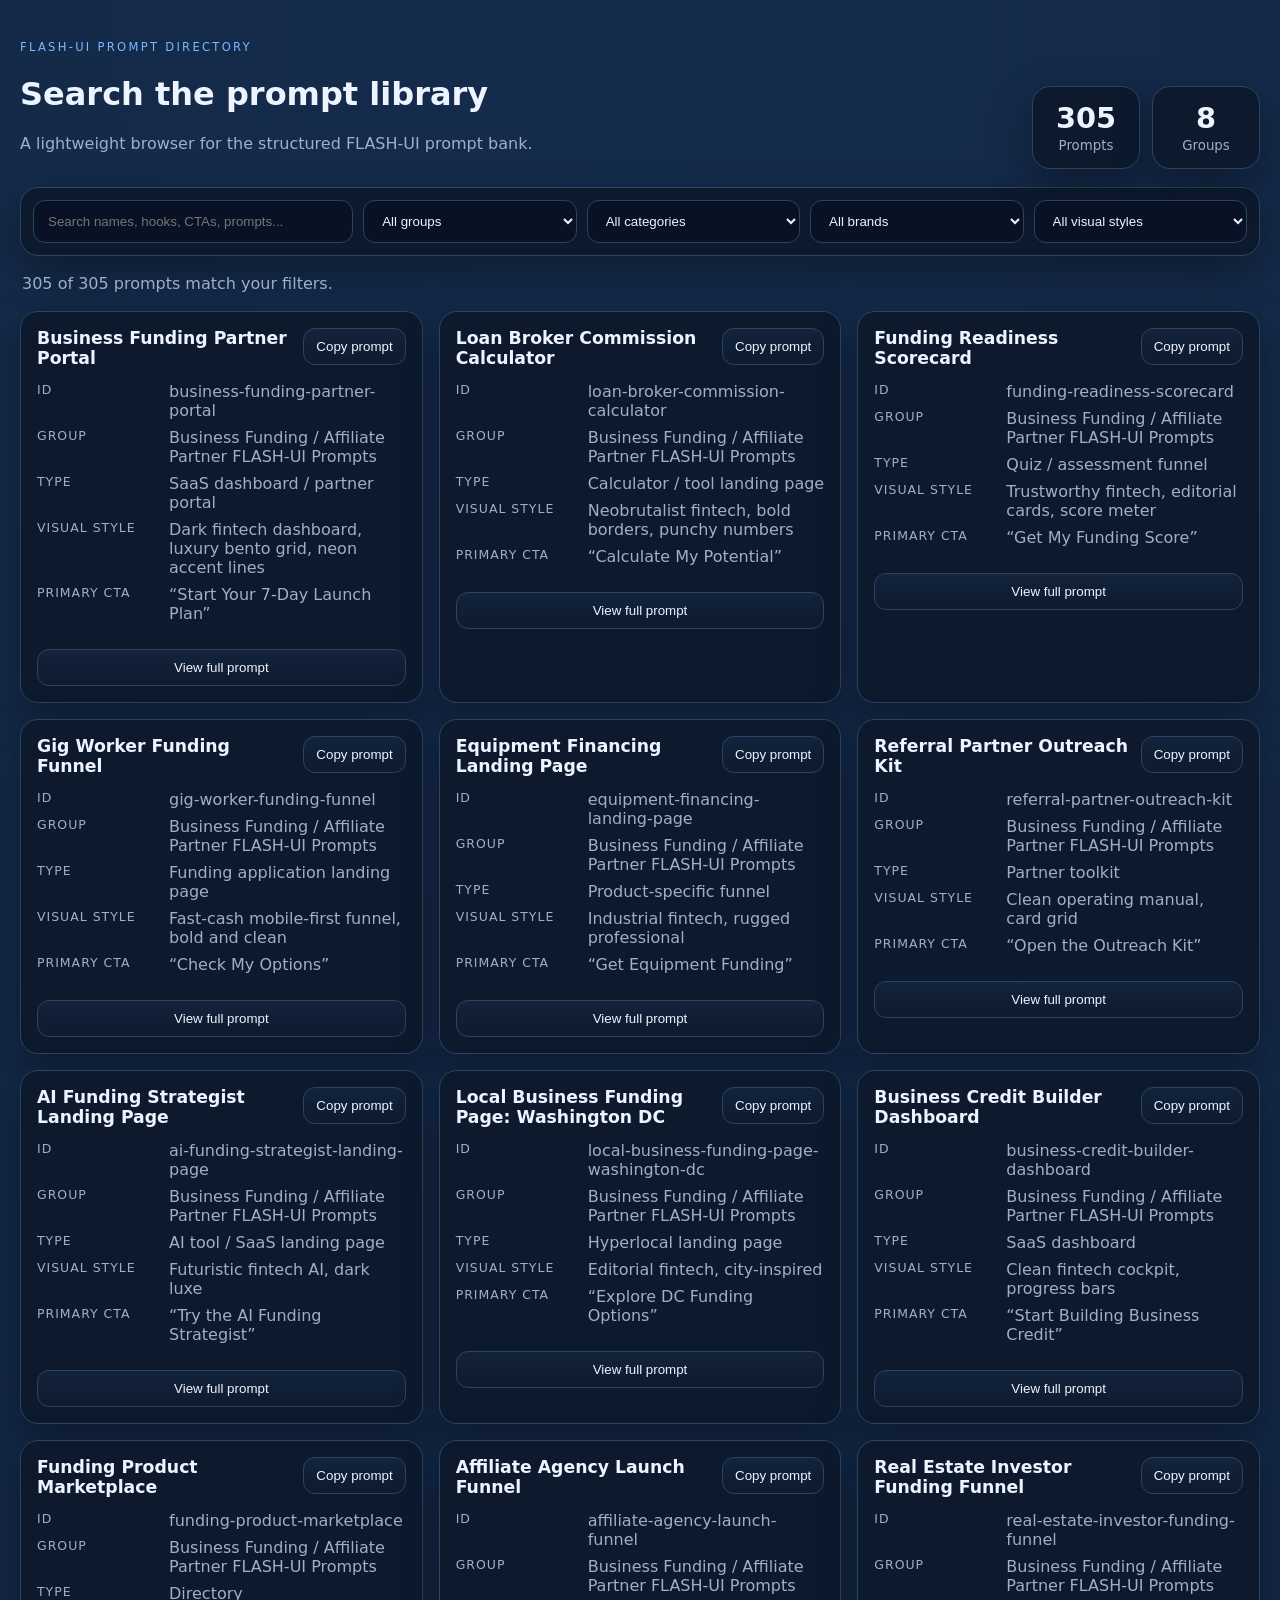
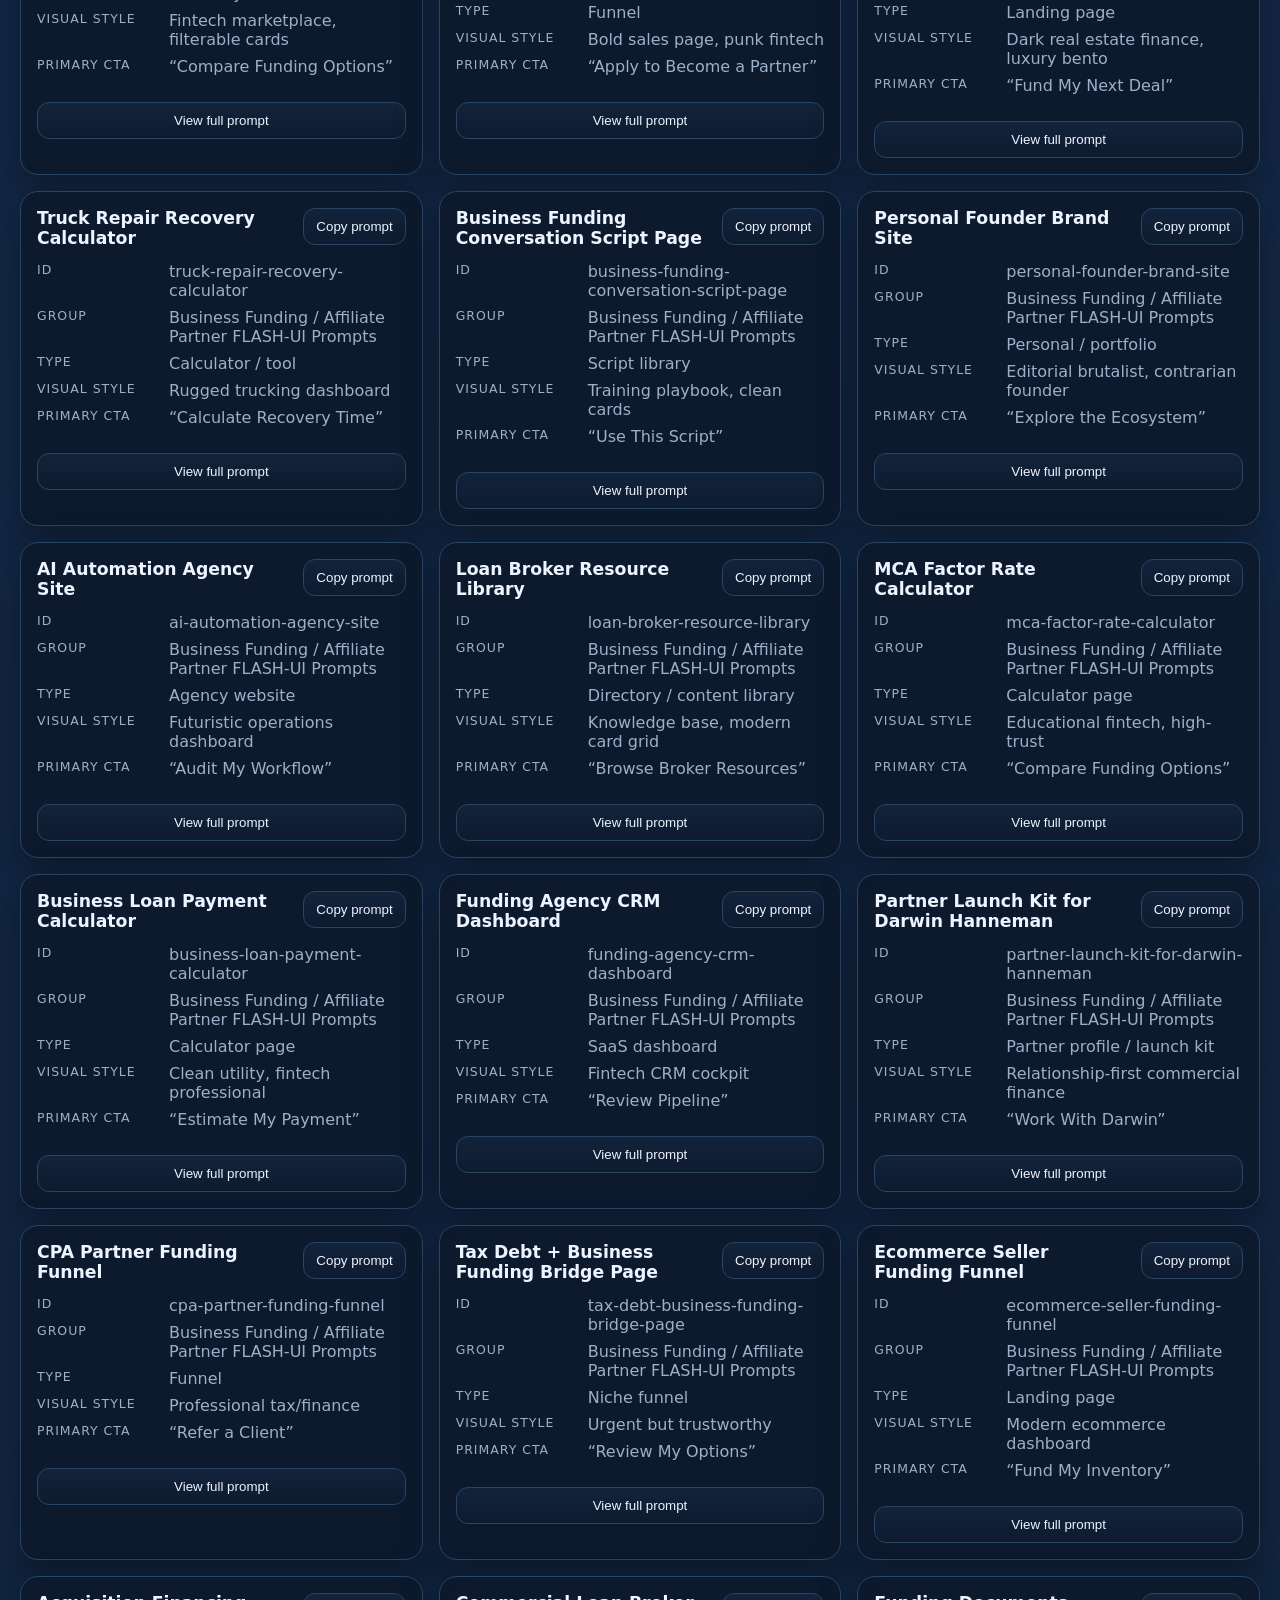
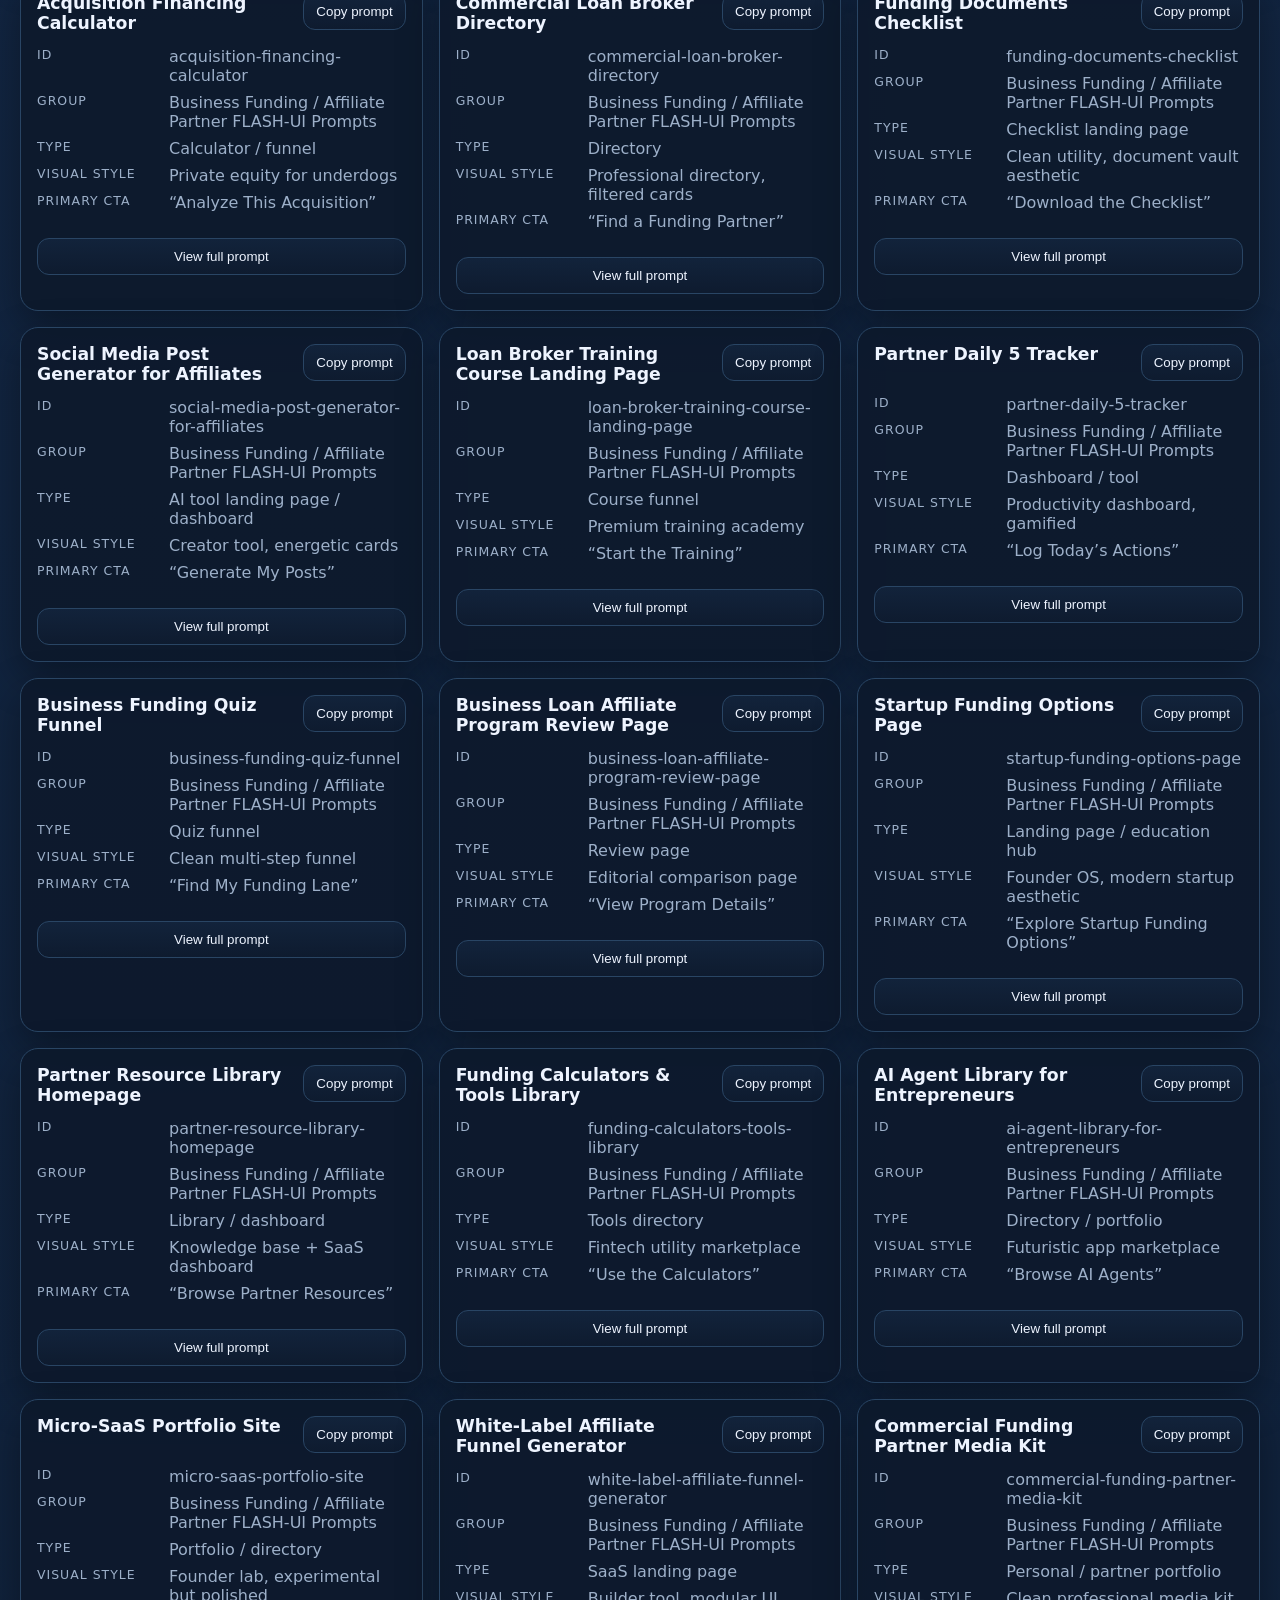
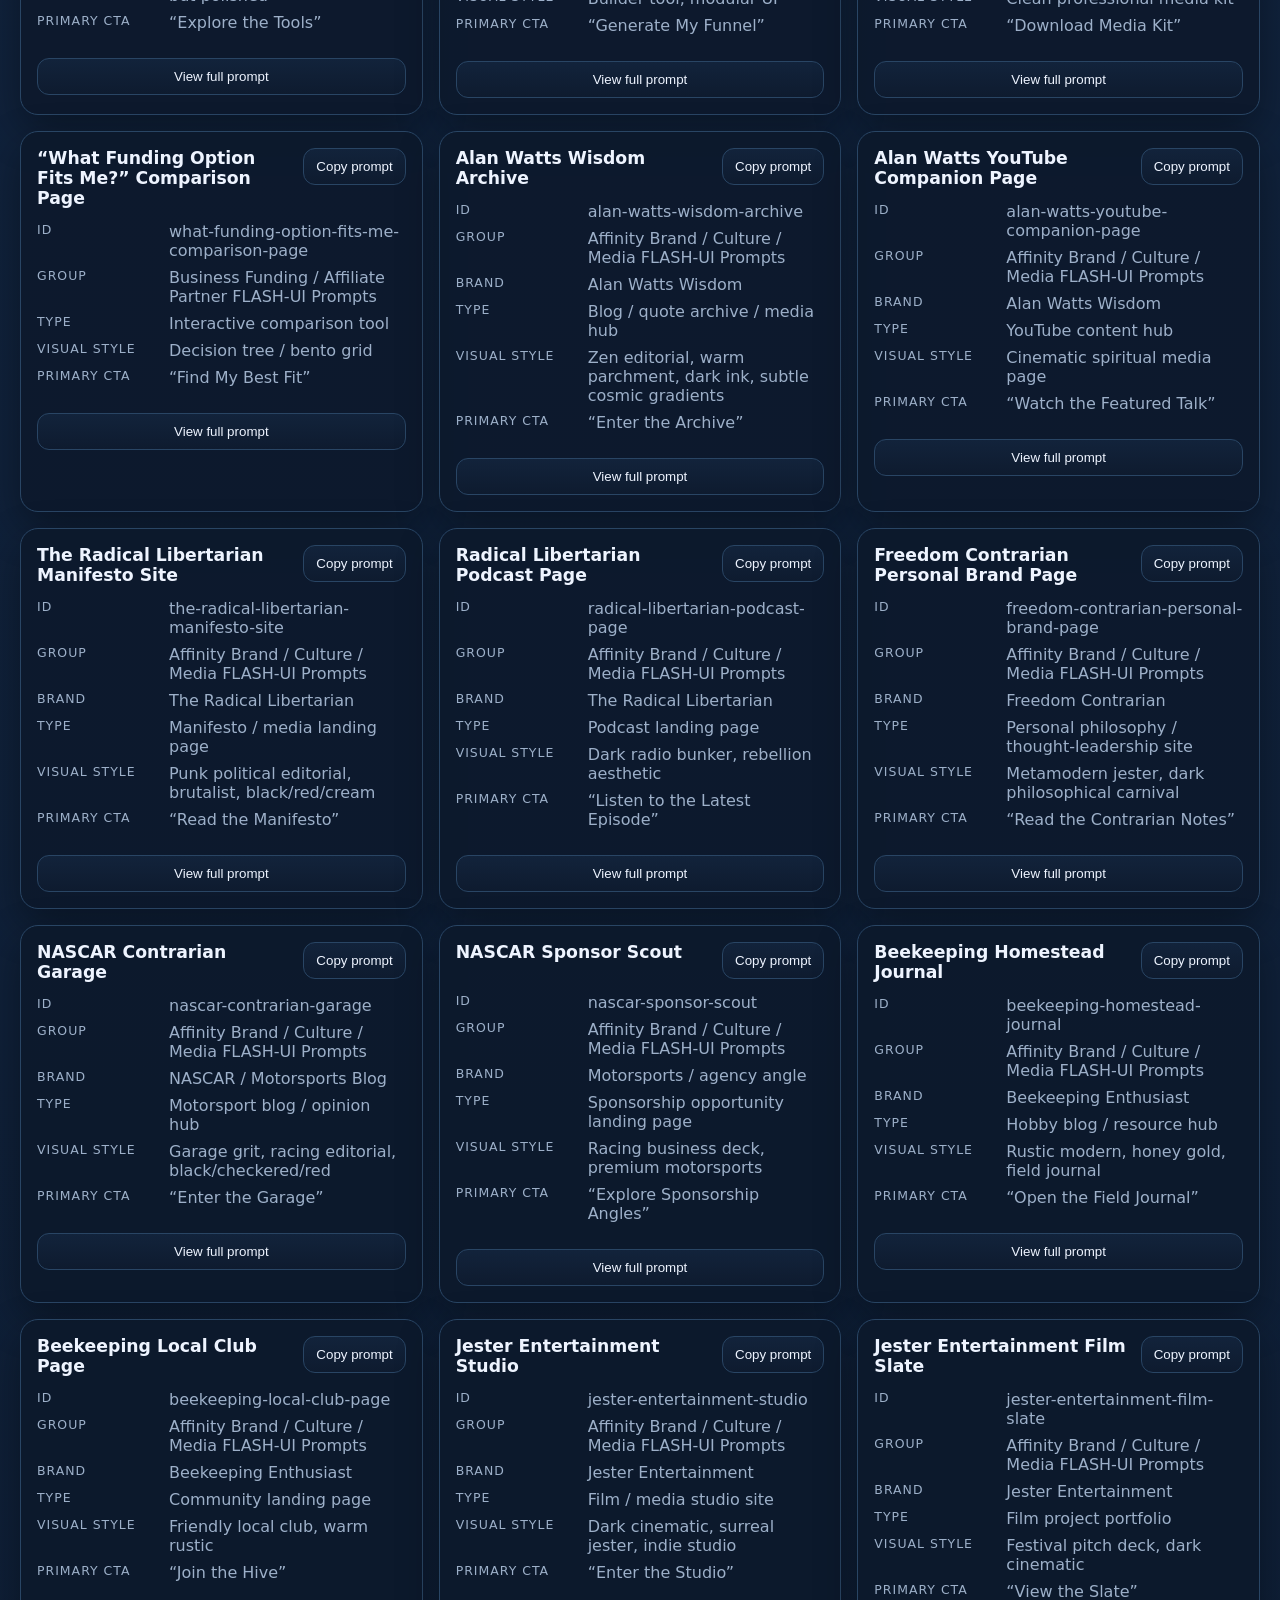
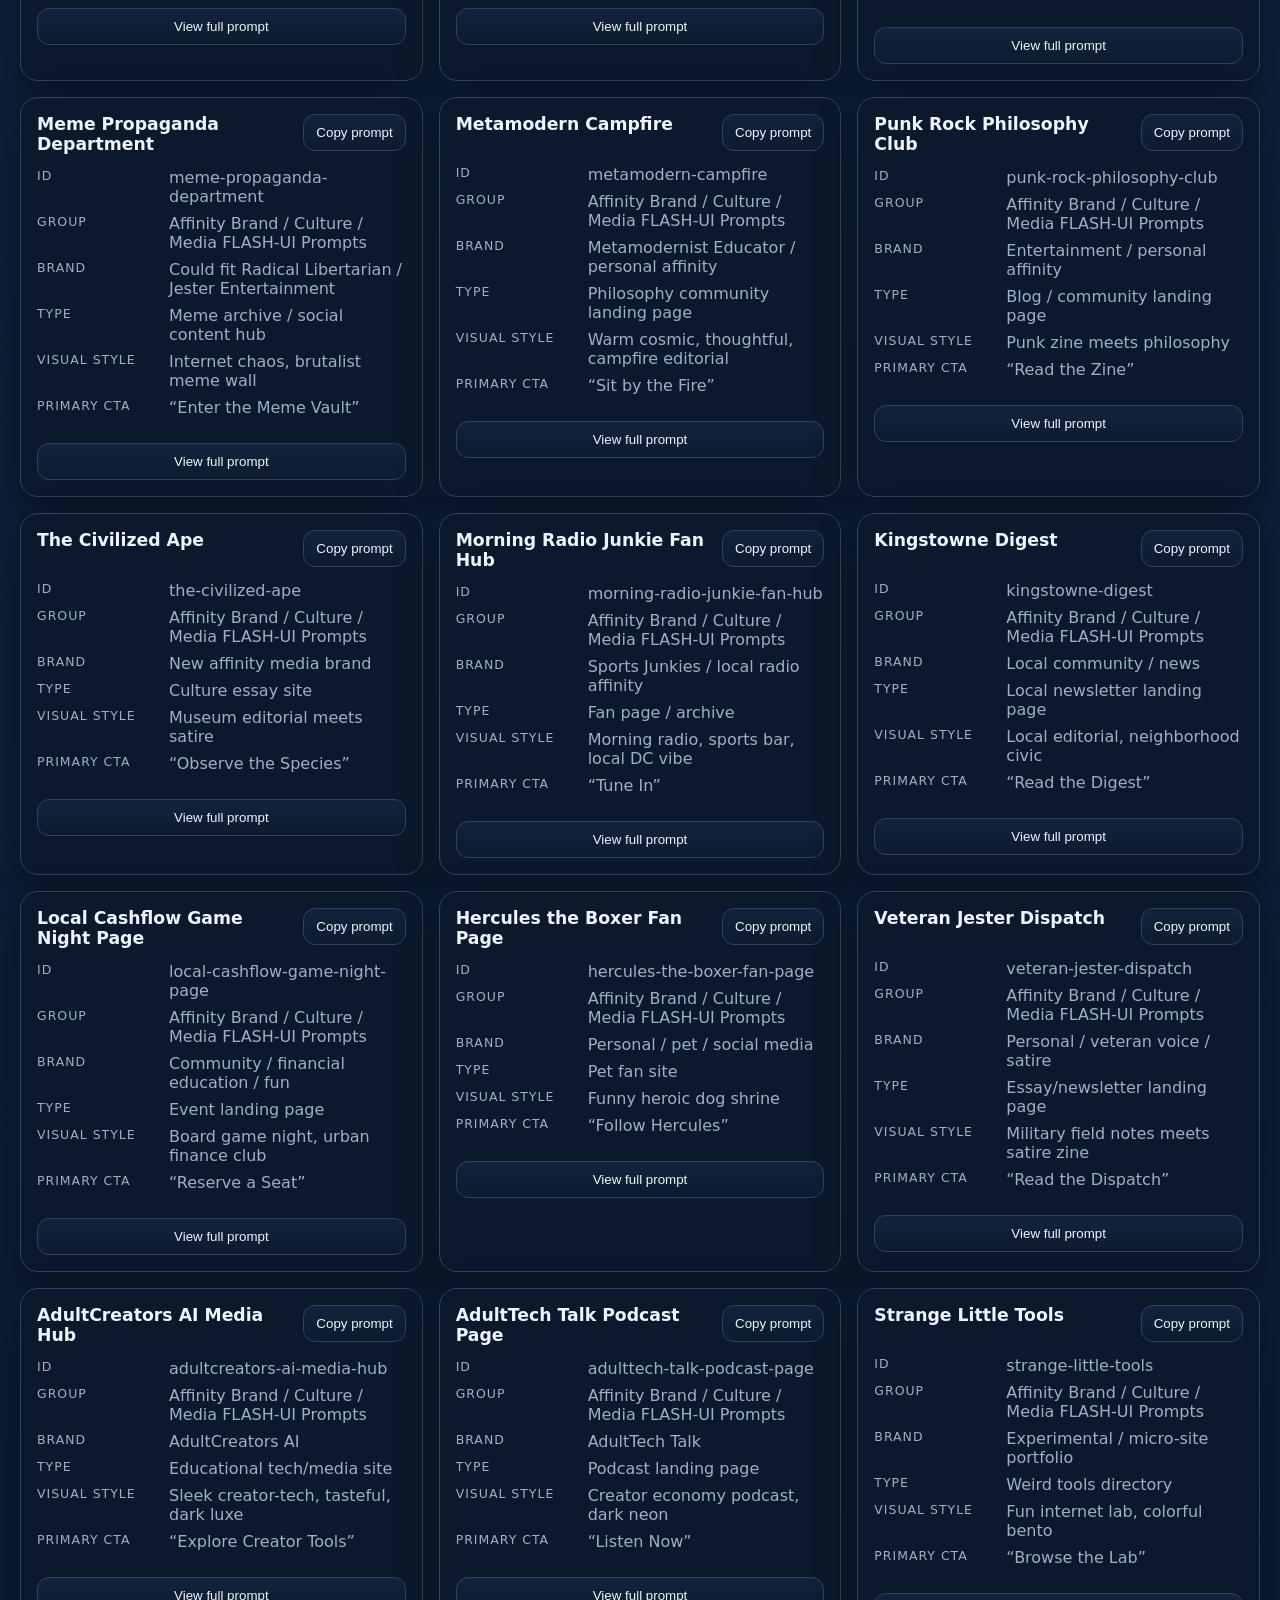
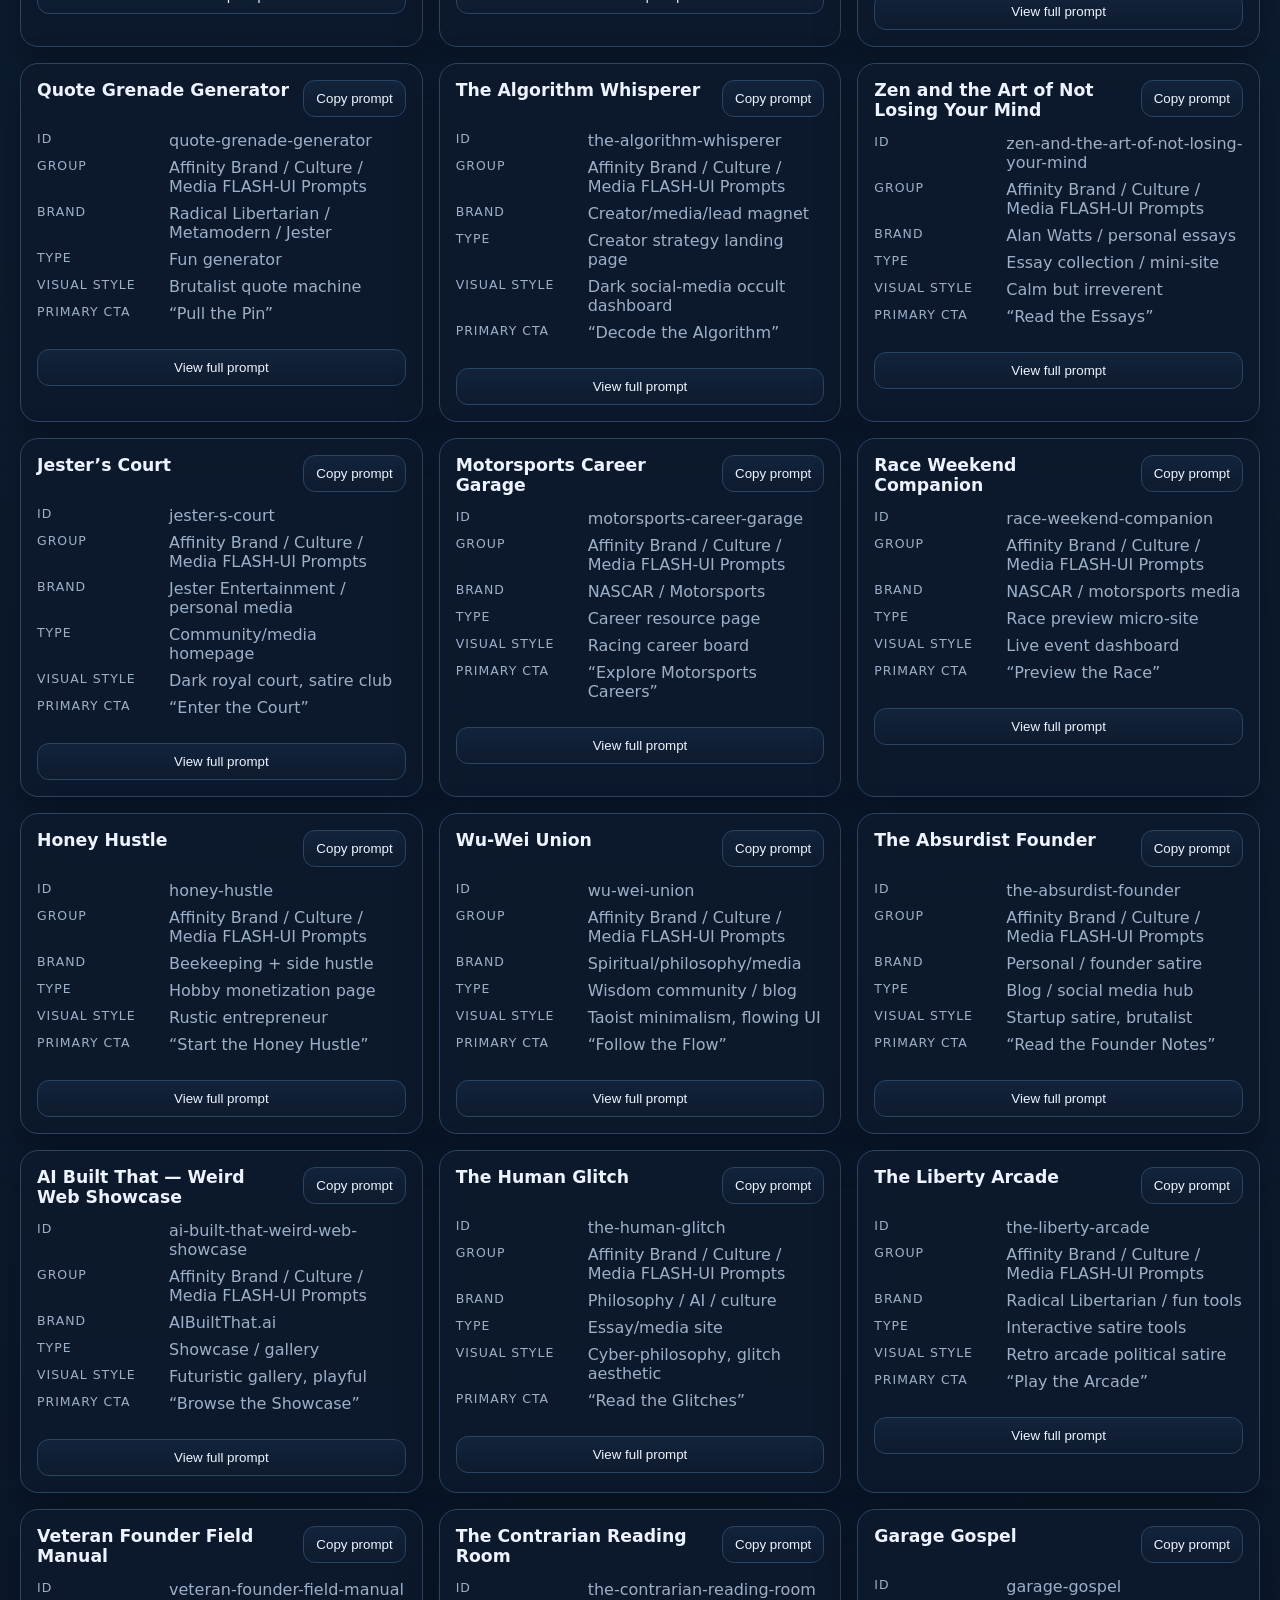
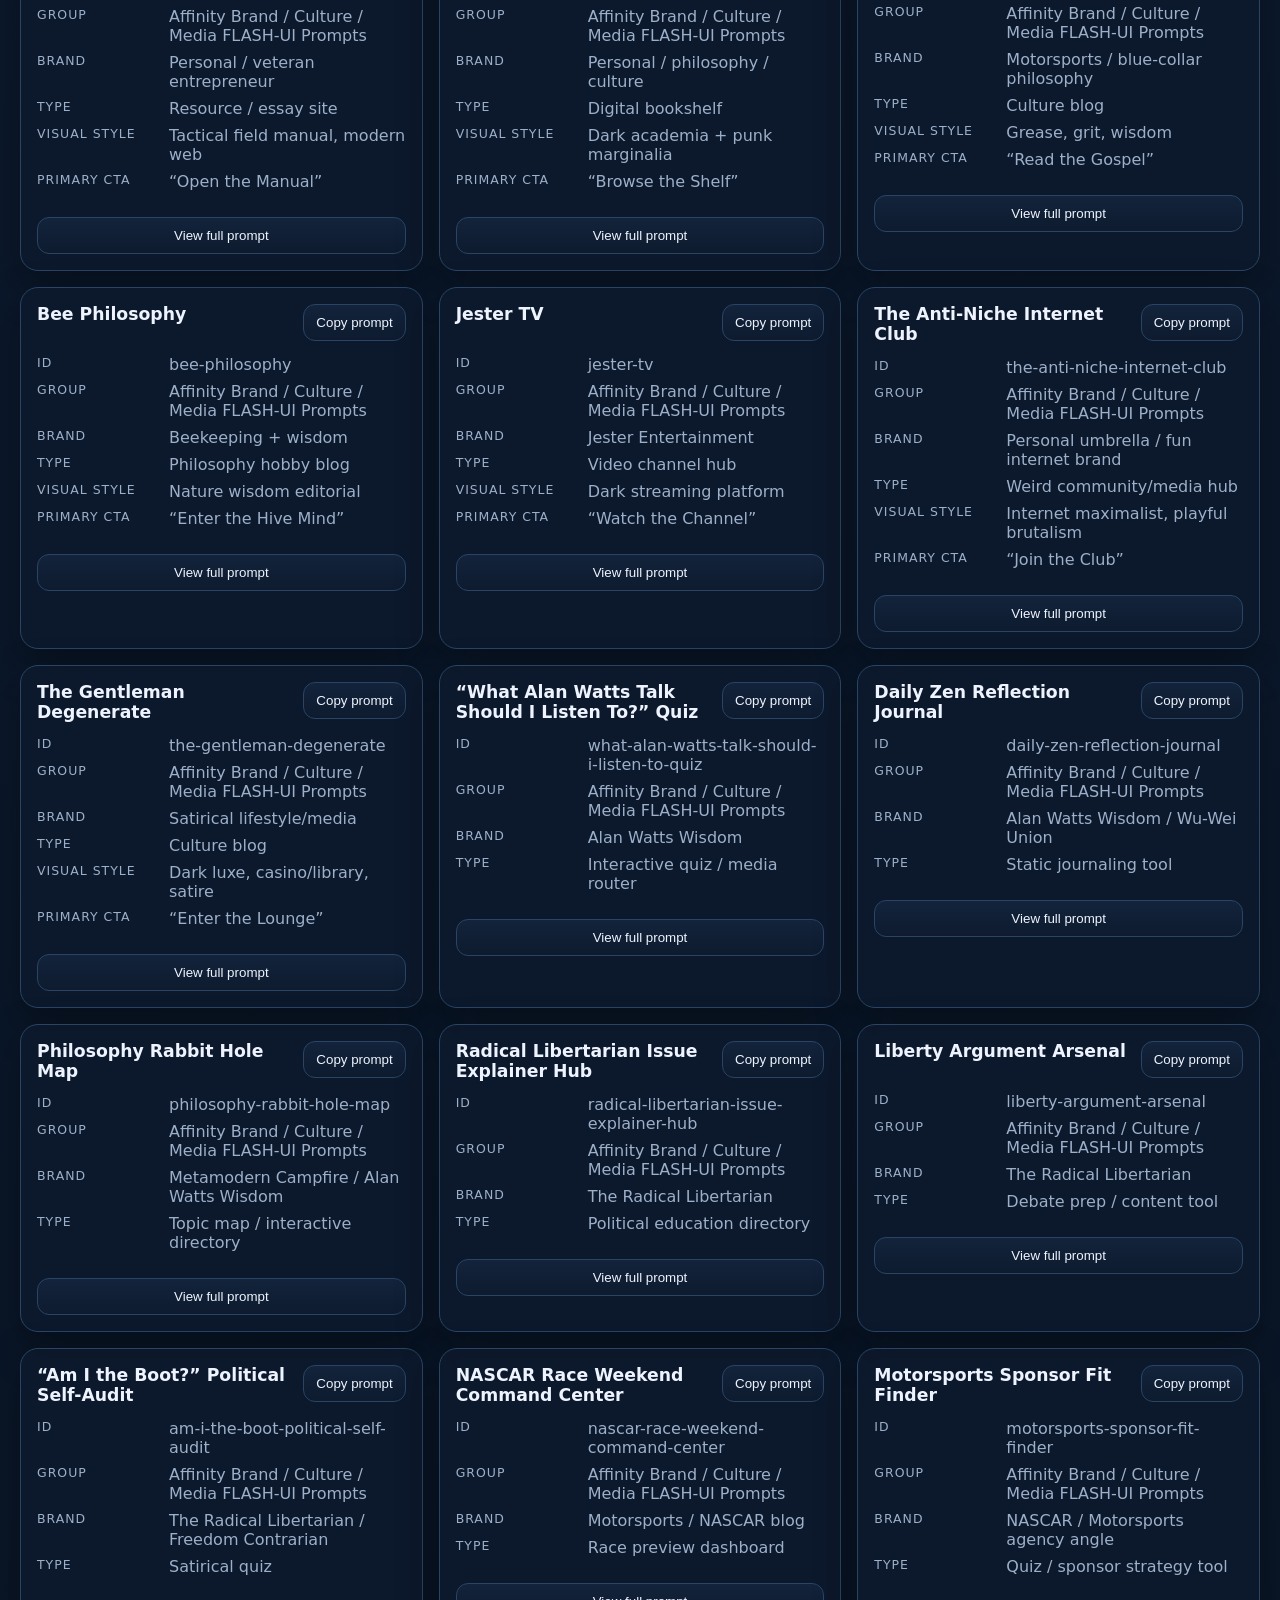
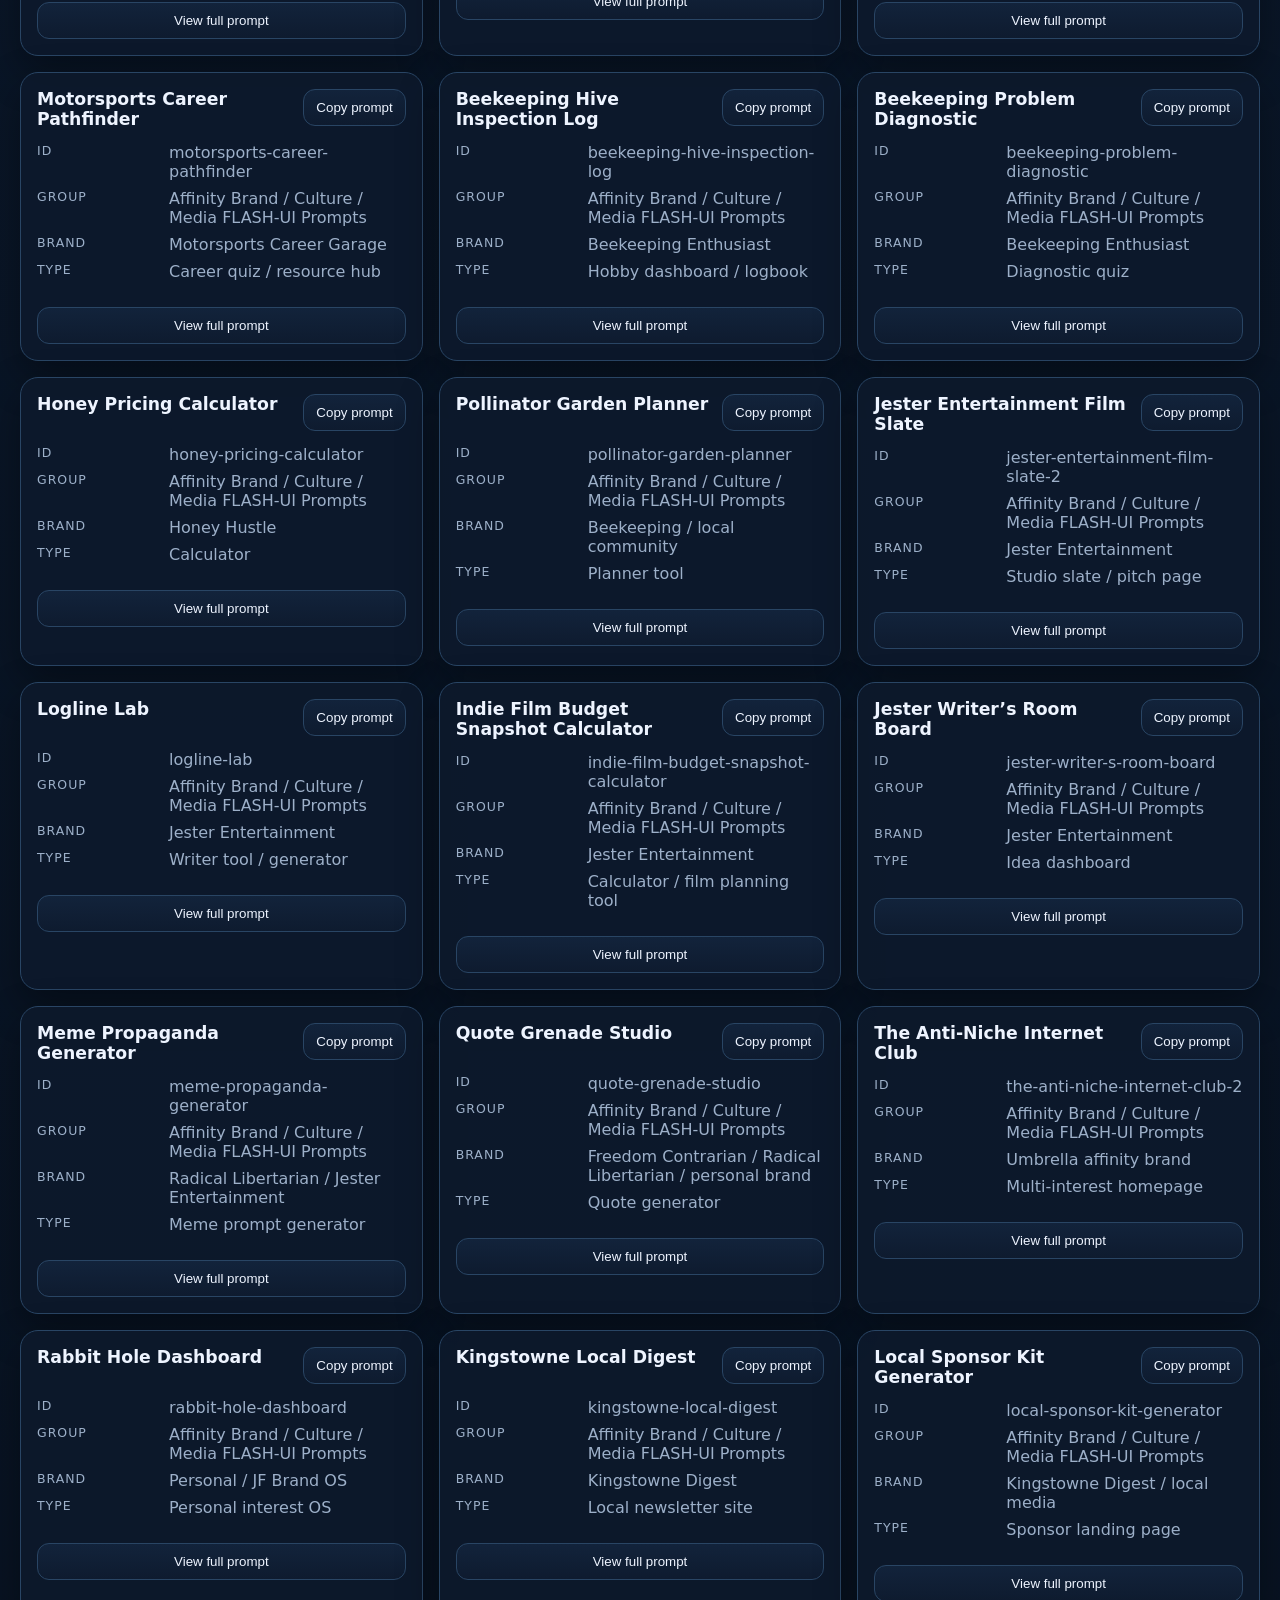
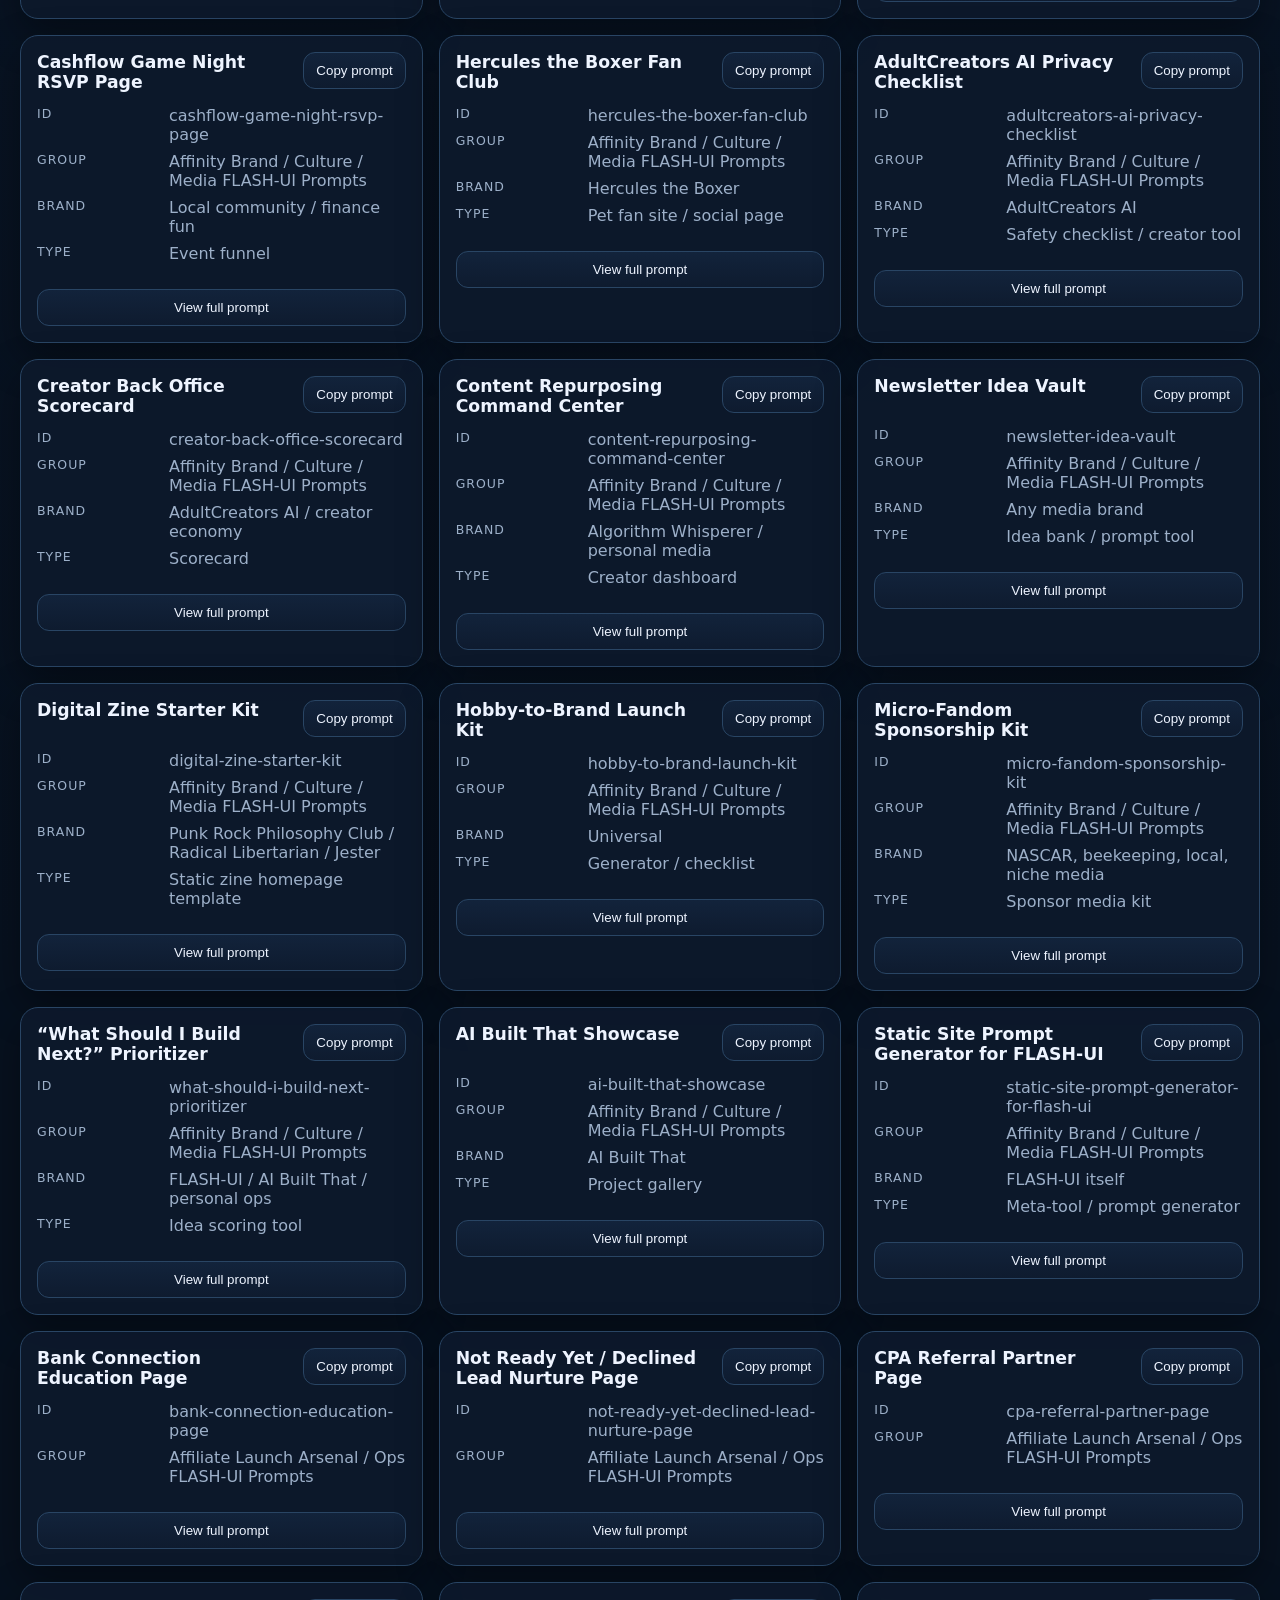
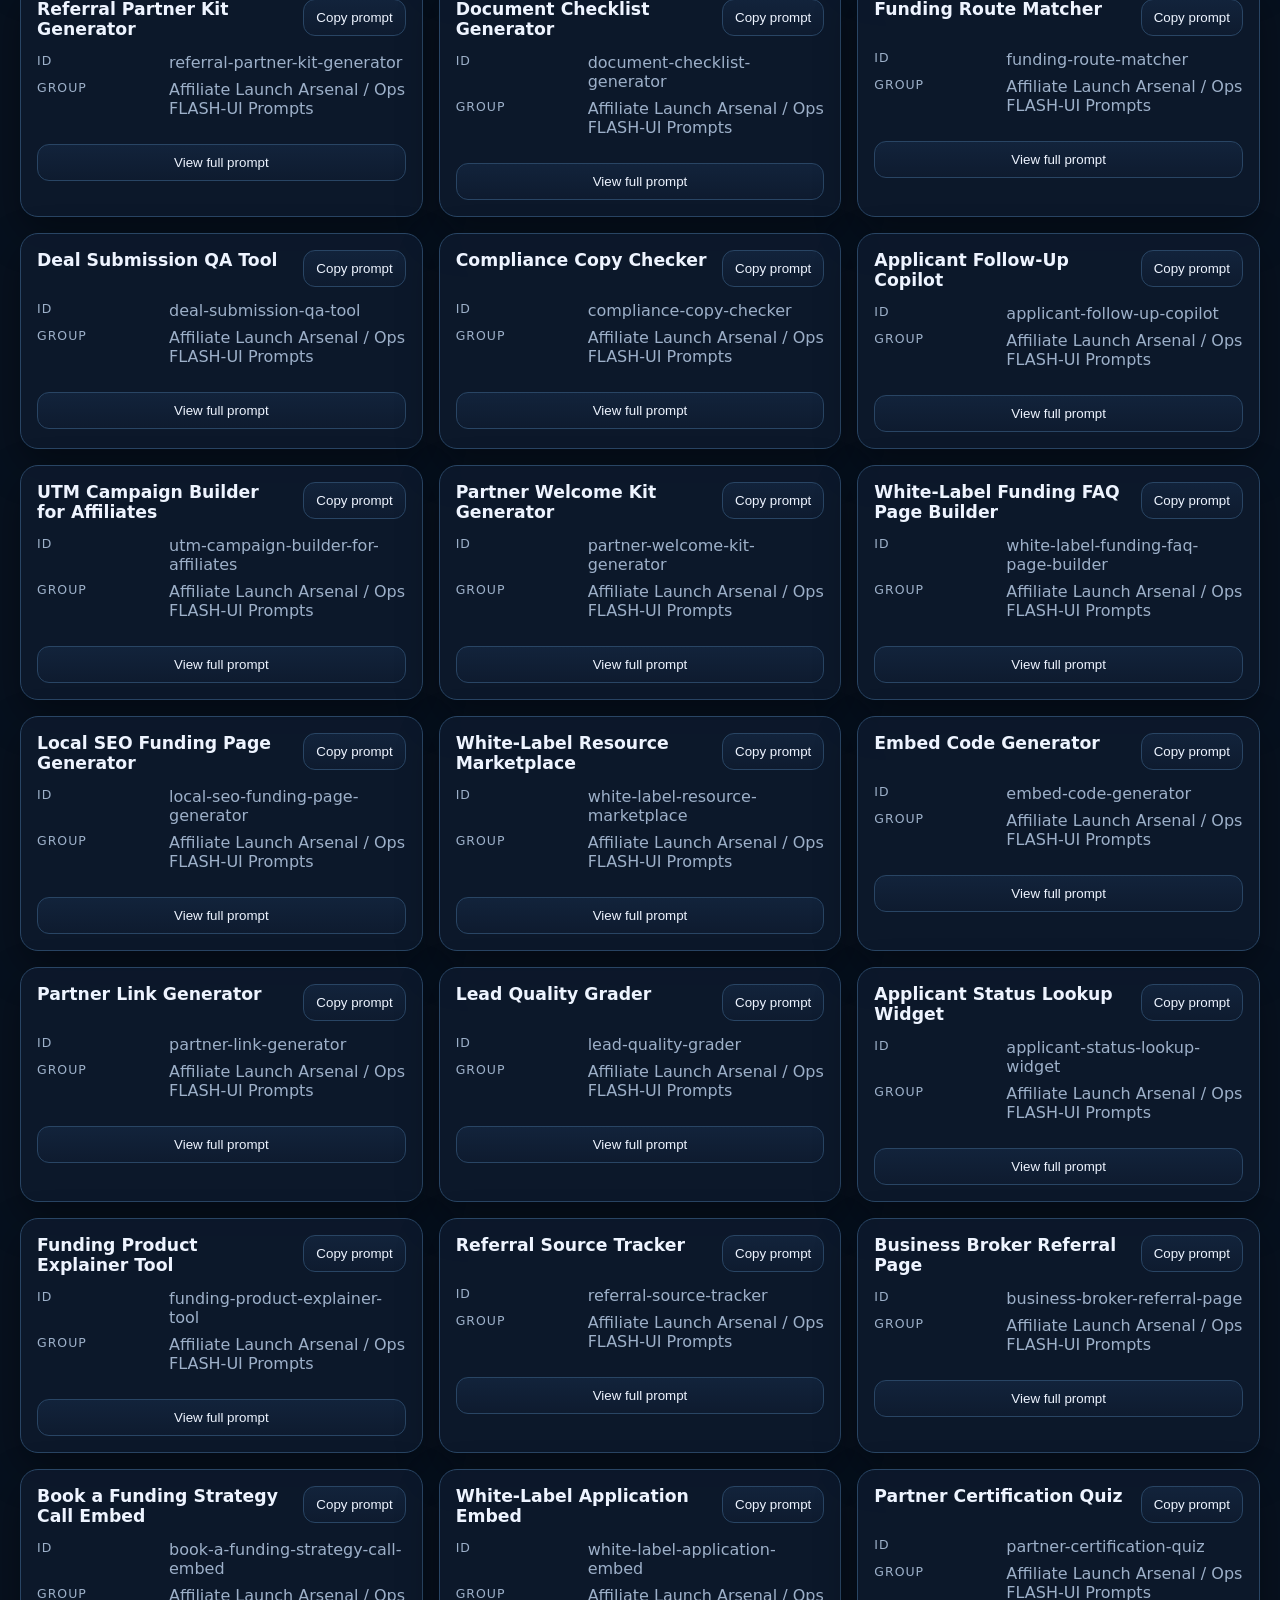
<file: index.html>
<!doctype html>
<html lang="en">
<head>
  <meta charset="utf-8" />
  <meta name="viewport" content="width=device-width, initial-scale=1" />
  <title>FLASH-UI Prompt Directory</title>
  <link rel="stylesheet" href="./styles.css" />
</head>
<body>
  <main class="app">
    <header class="hero">
      <div>
        <p class="eyebrow">FLASH-UI Prompt Directory</p>
        <h1>Search the prompt library</h1>
        <p class="lede">A lightweight browser for the structured FLASH-UI prompt bank.</p>
      </div>
      <div class="hero-stats">
        <div><span id="totalCount">305</span><small>Prompts</small></div>
        <div><span id="groupCount">0</span><small>Groups</small></div>
      </div>
    </header>
    <section class="controls">
      <input id="search" type="search" placeholder="Search names, hooks, CTAs, prompts..." />
      <select id="groupFilter"><option value="">All groups</option></select>
      <select id="categoryFilter"><option value="">All categories</option></select>
      <select id="brandFilter"><option value="">All brands</option></select>
      <select id="styleFilter"><option value="">All visual styles</option></select>
    </section>
    <section id="resultsMeta" class="results-meta"></section>
    <section id="cards" class="cards"></section>
    <template id="cardTemplate">
      <article class="card">
        <div class="card-top">
          <h2></h2>
          <button class="copy-btn">Copy prompt</button>
        </div>
        <dl></dl>
        <button class="toggle-btn">View full prompt</button>
        <div class="prompt" hidden></div>
      </article>
    </template>
  </main>
  <script src="./script.js"></script>
</body>
</html>
</file>
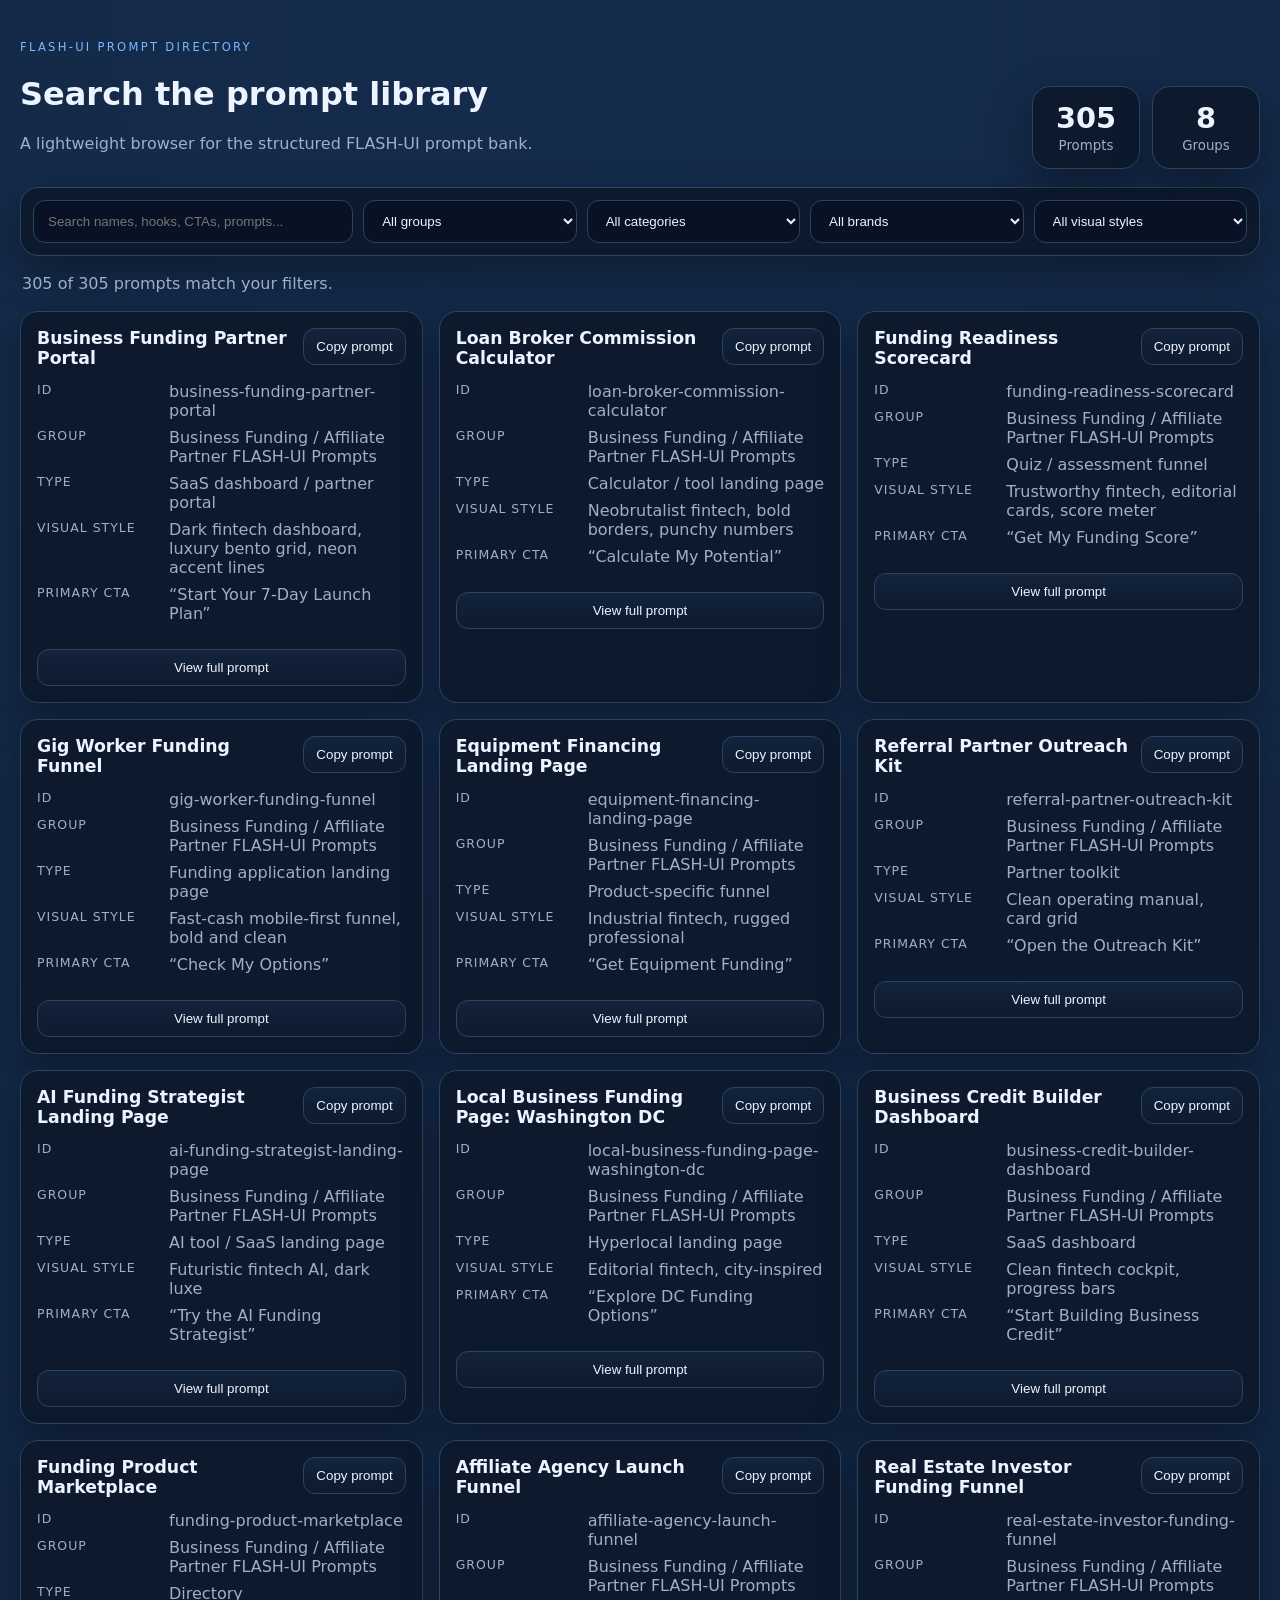
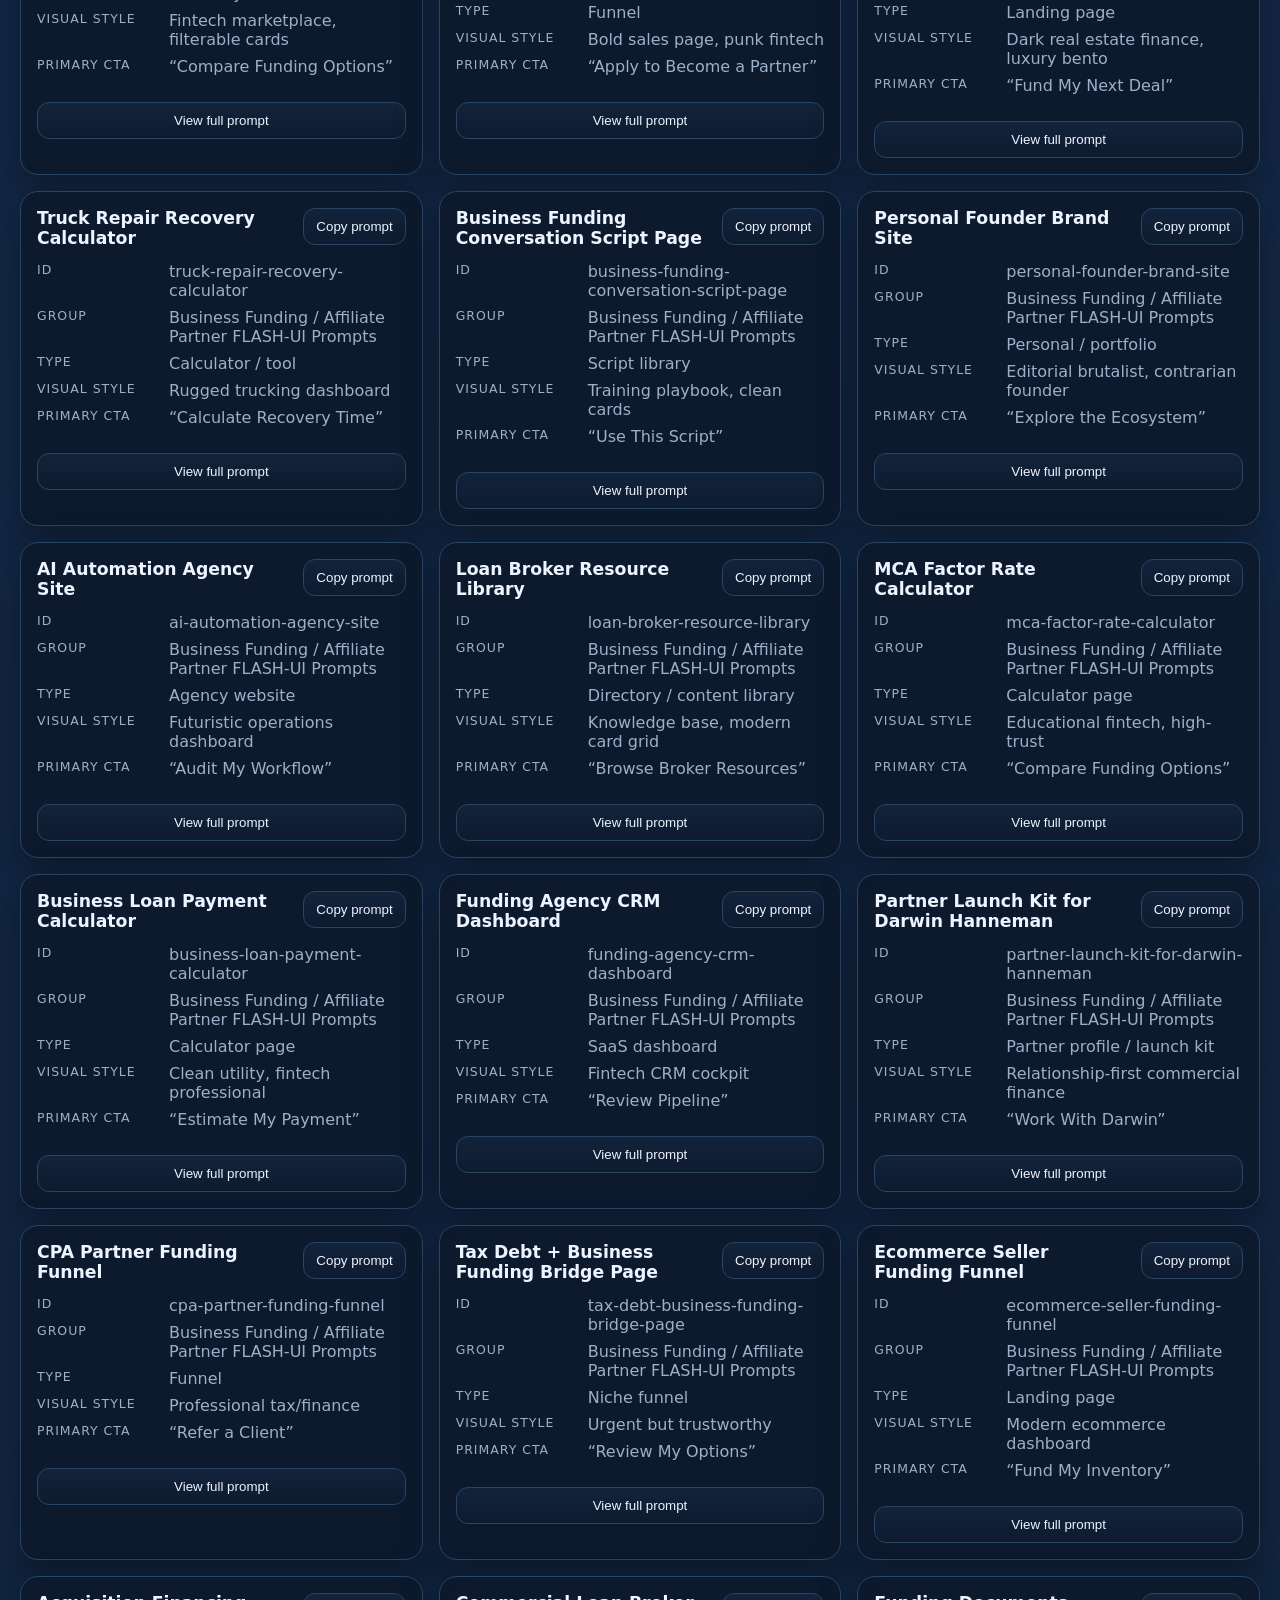
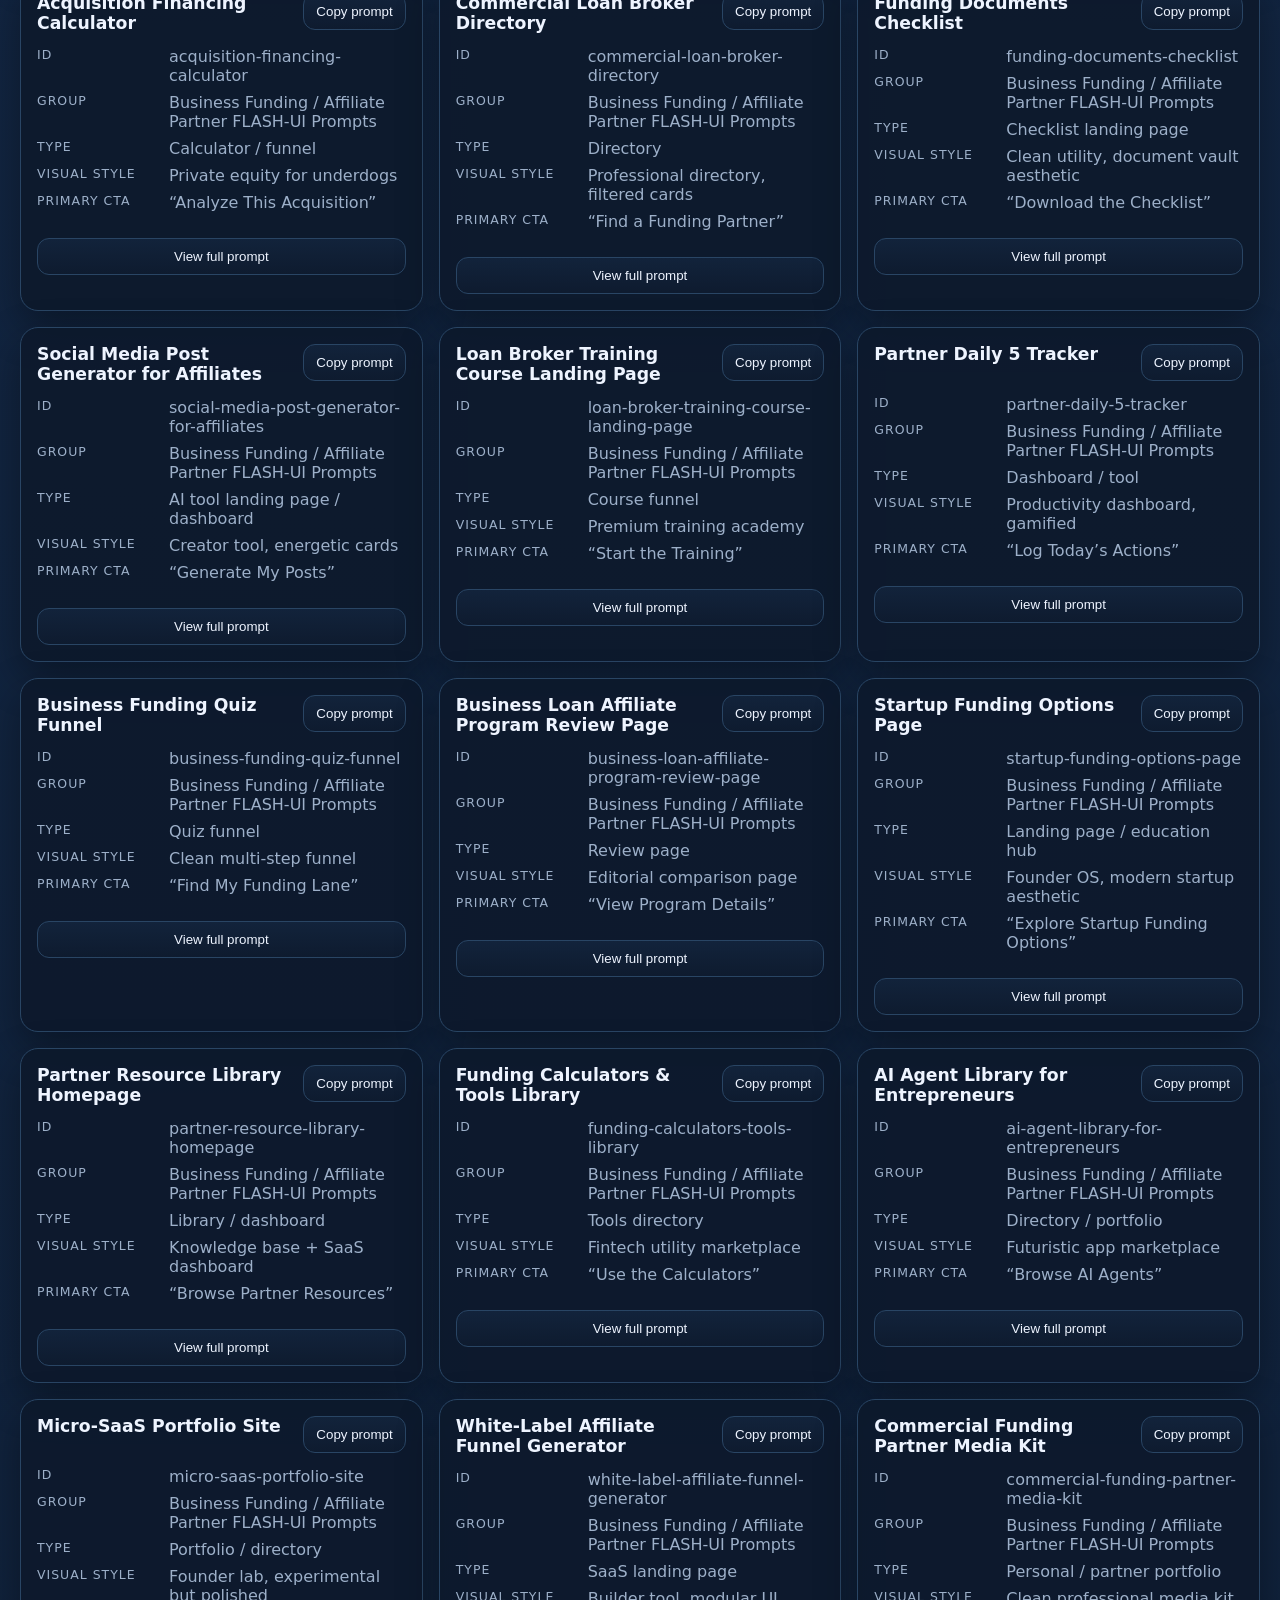
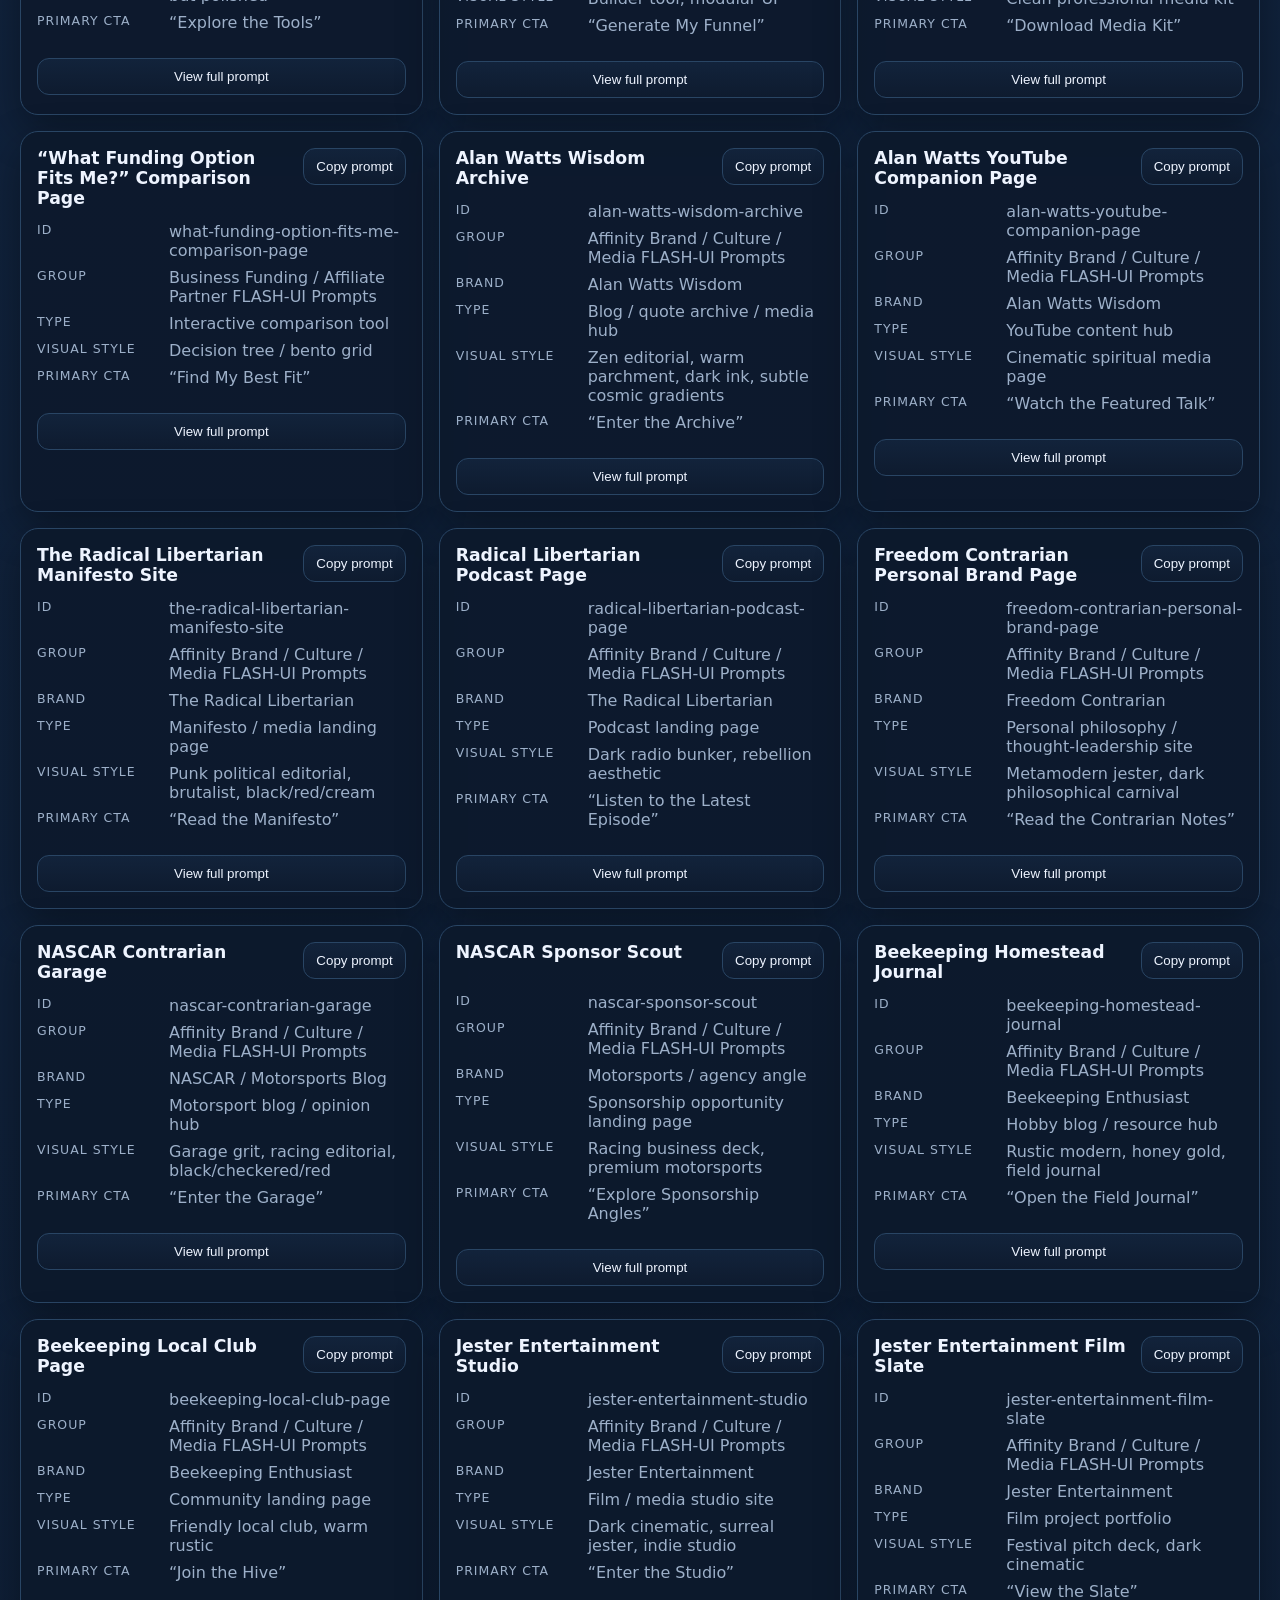
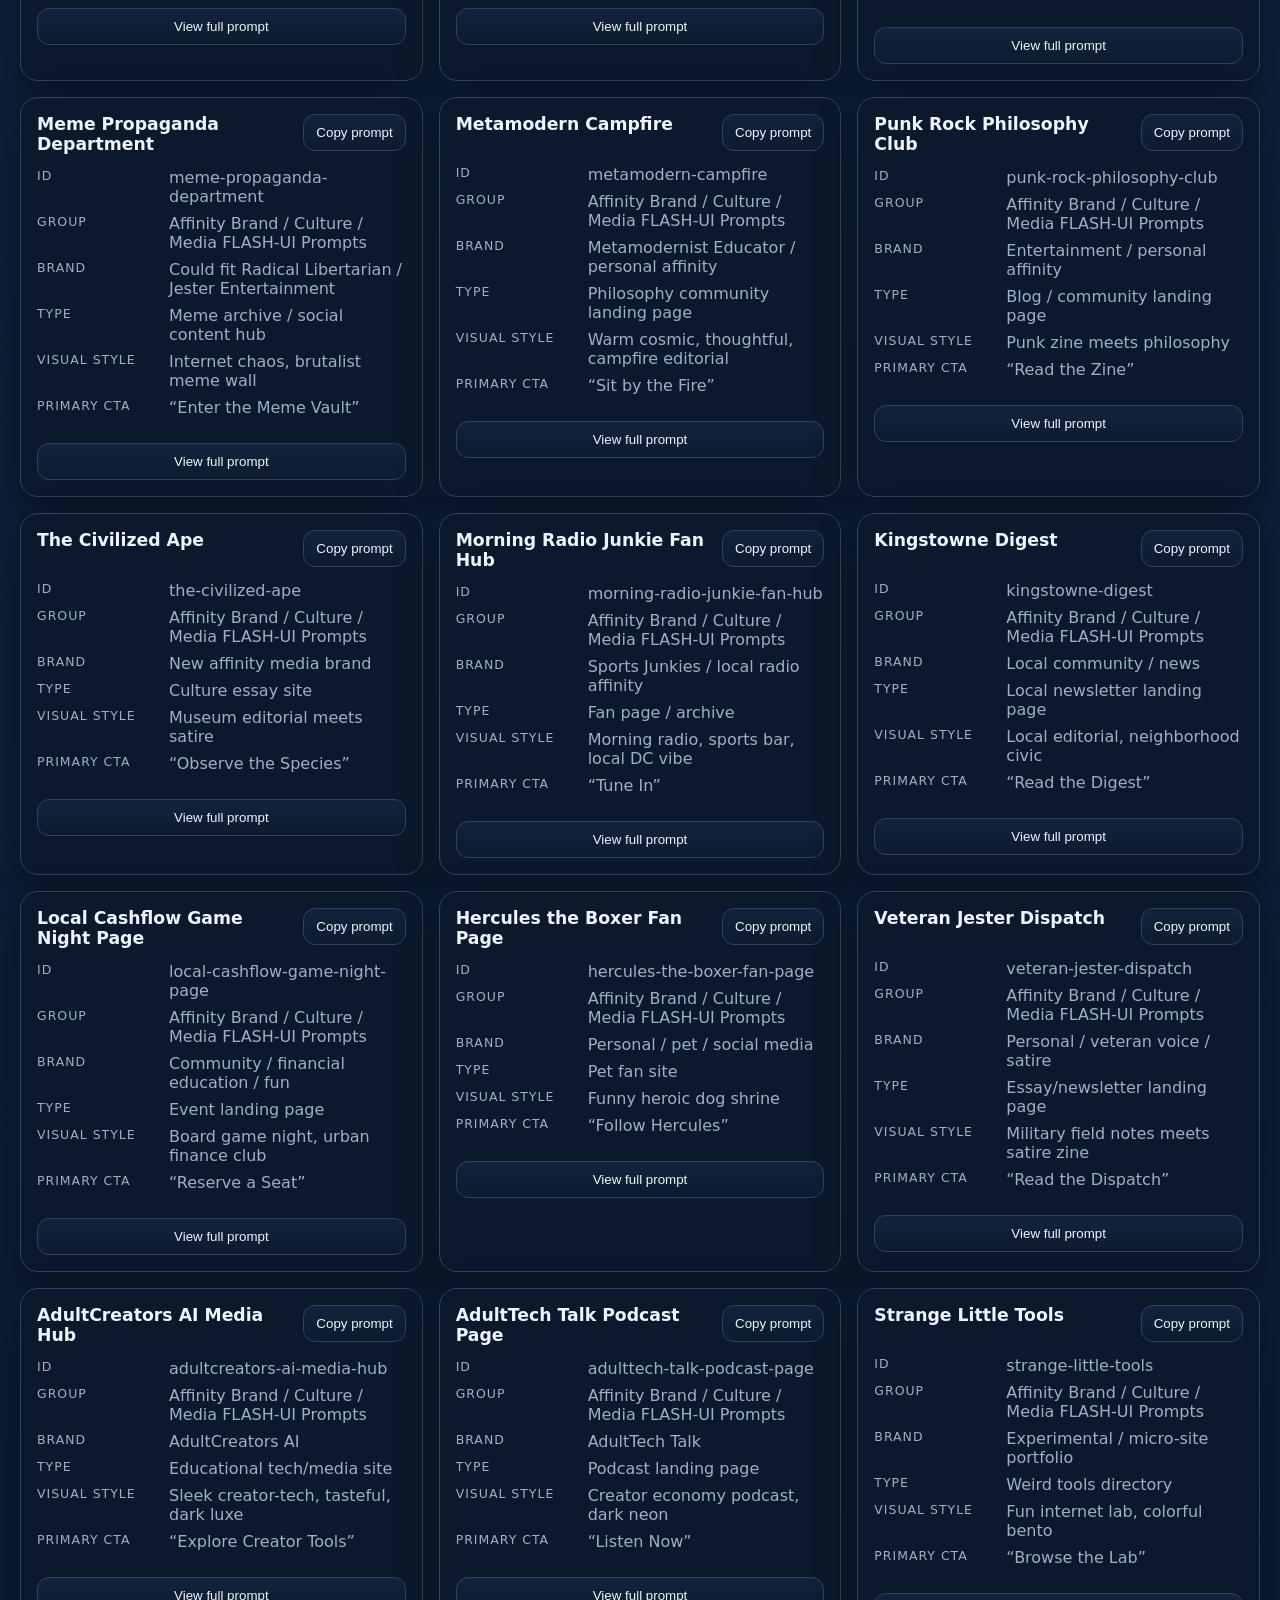
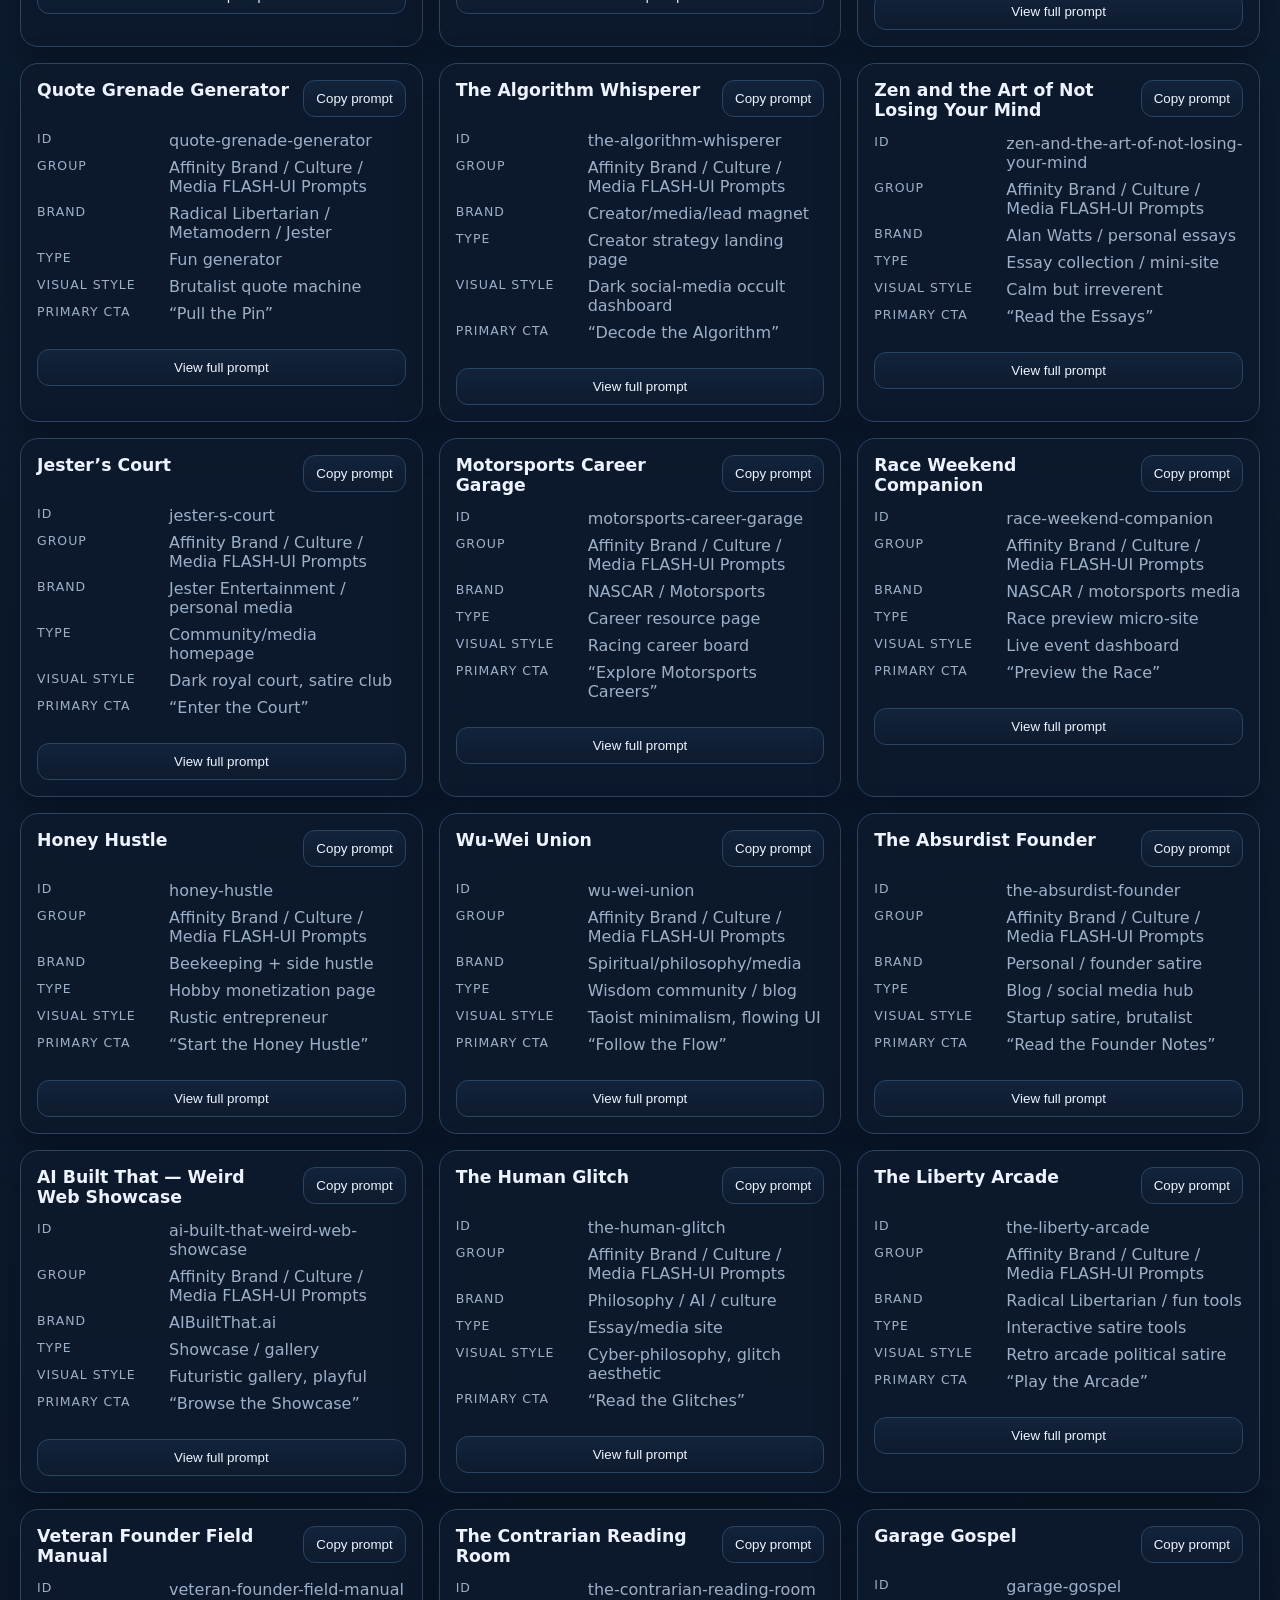
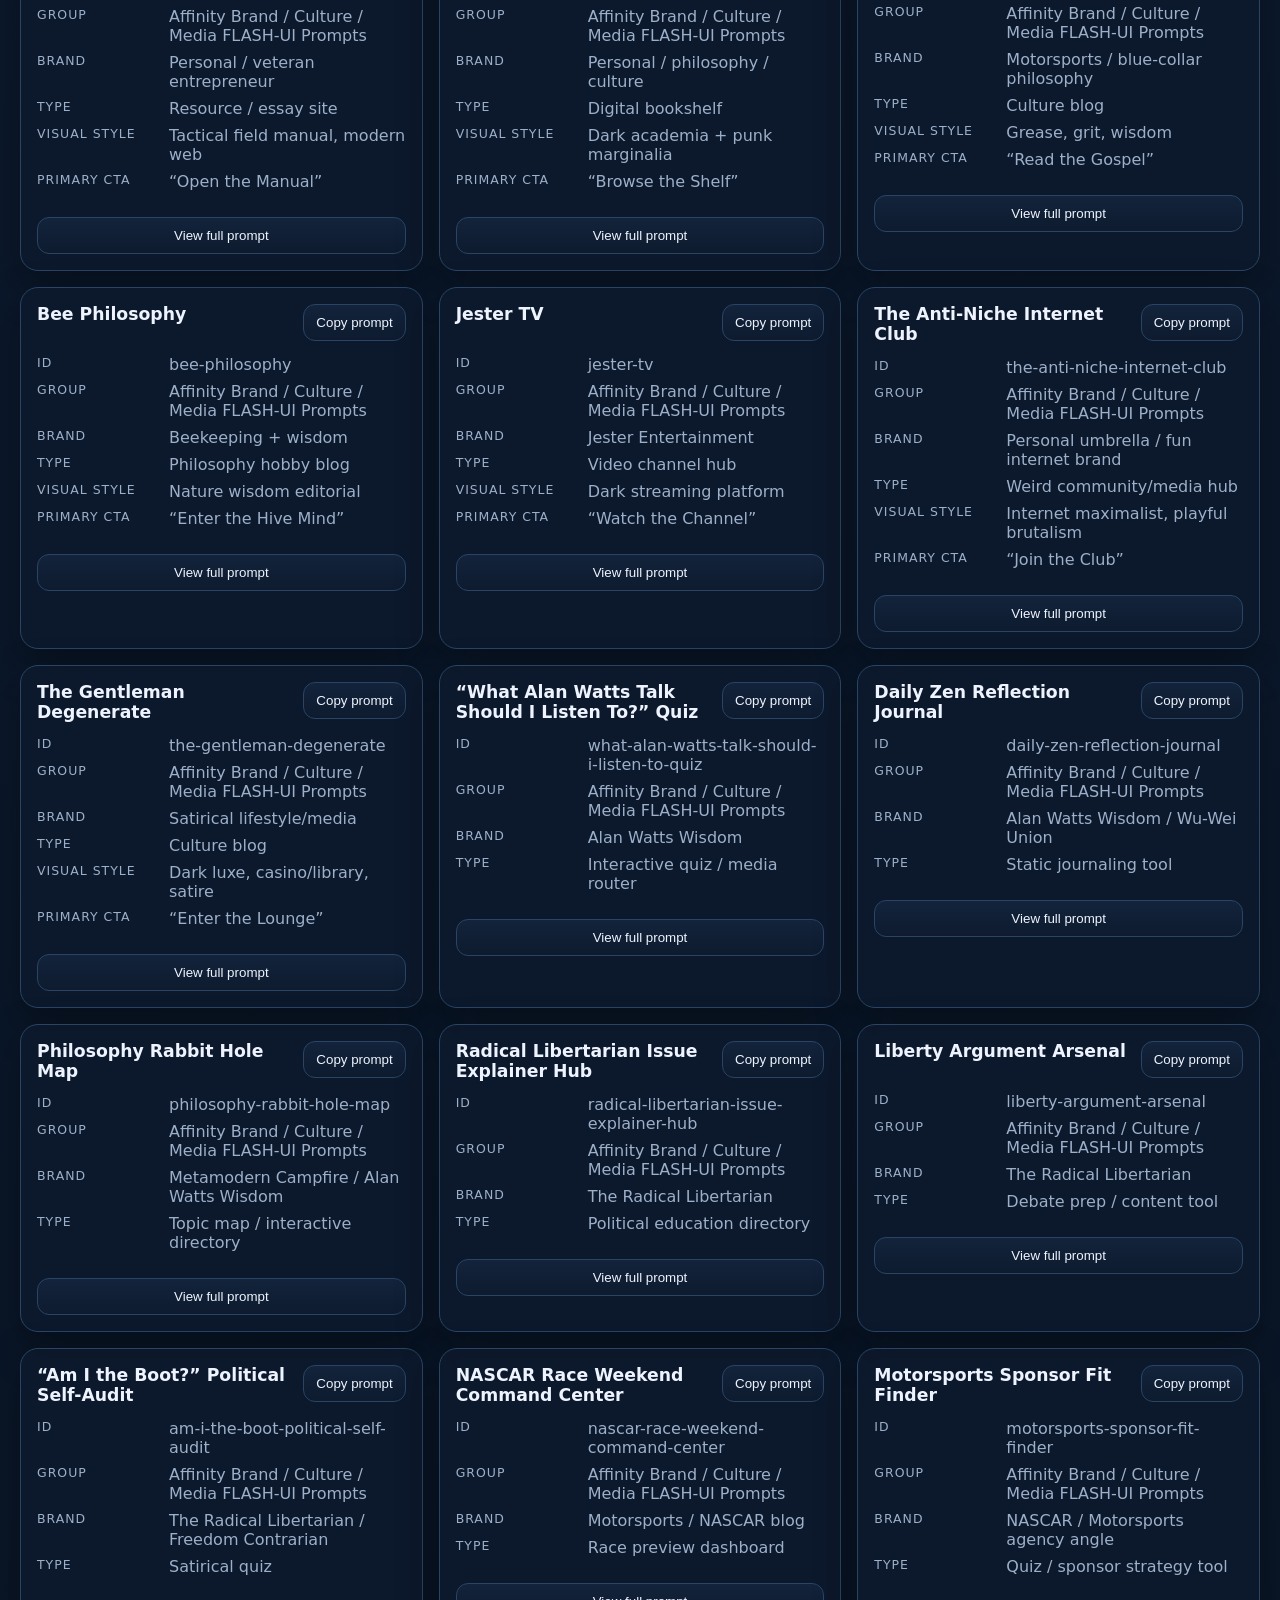
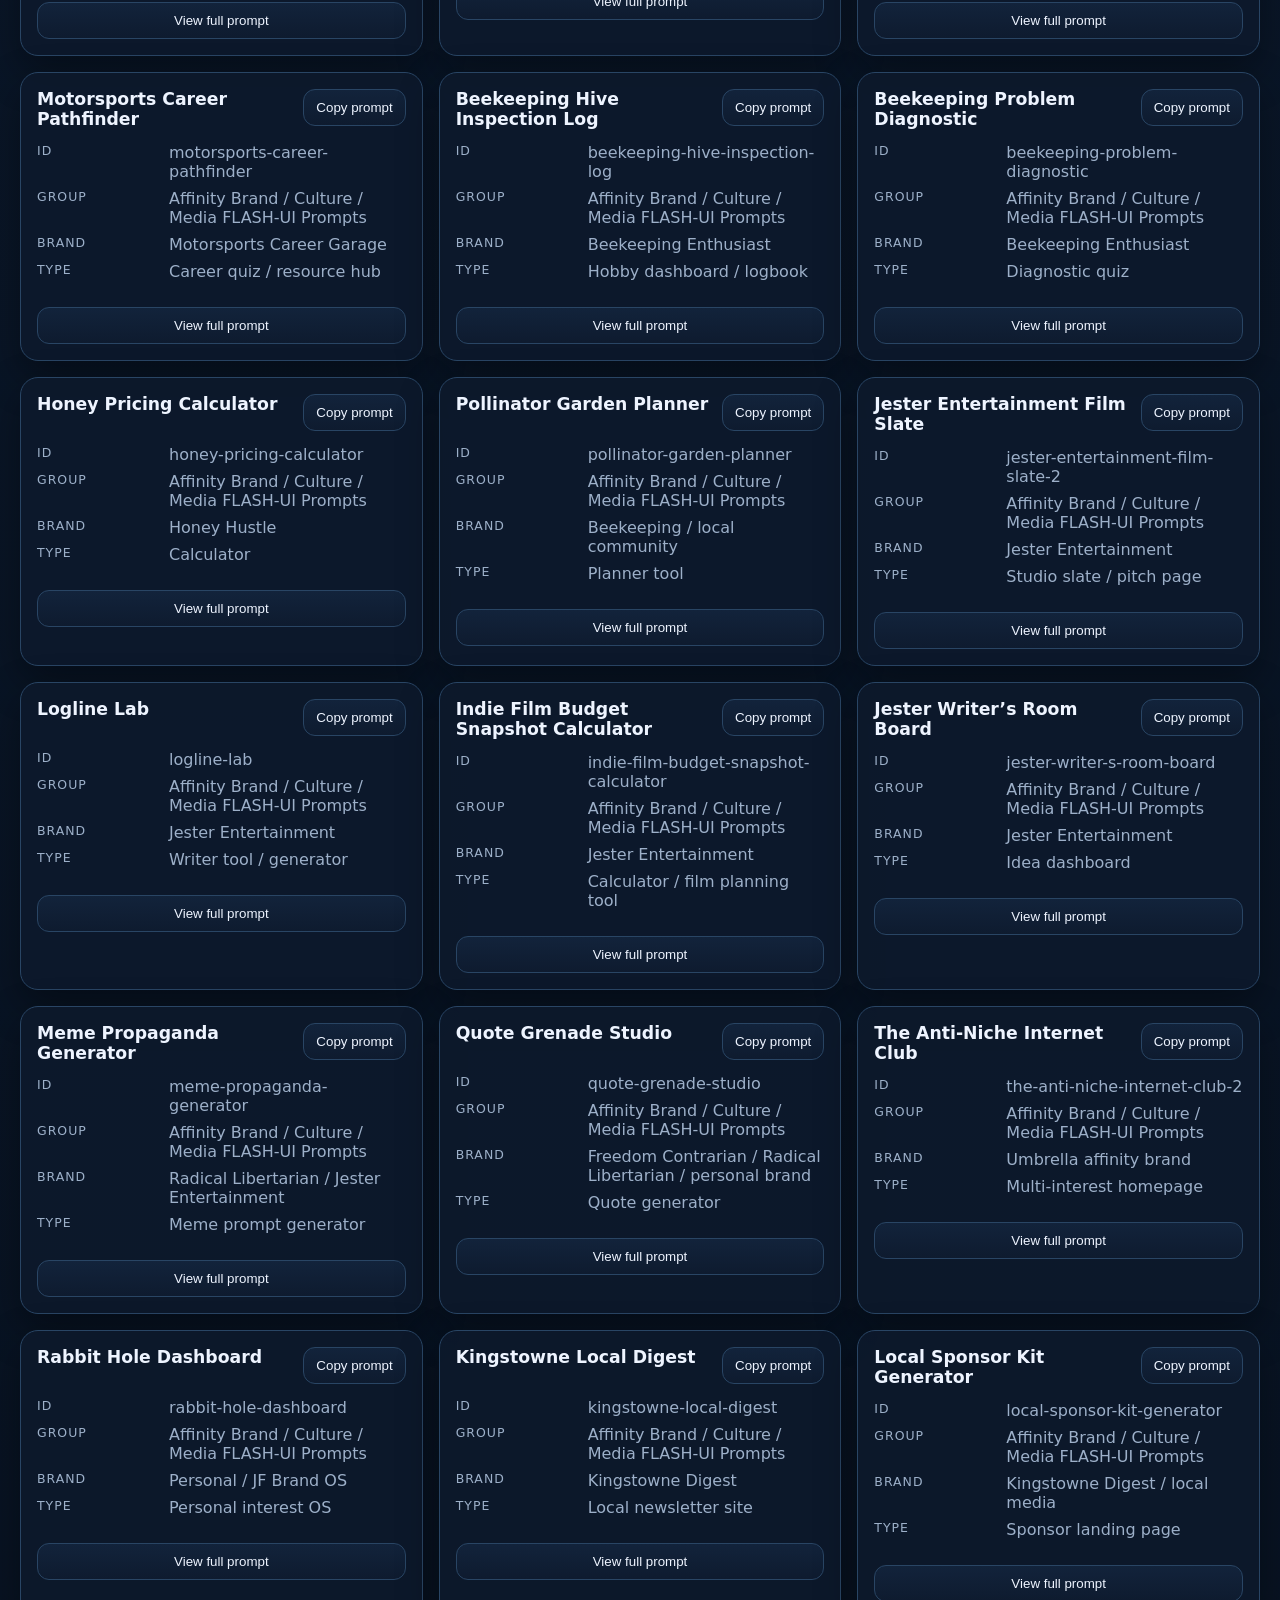
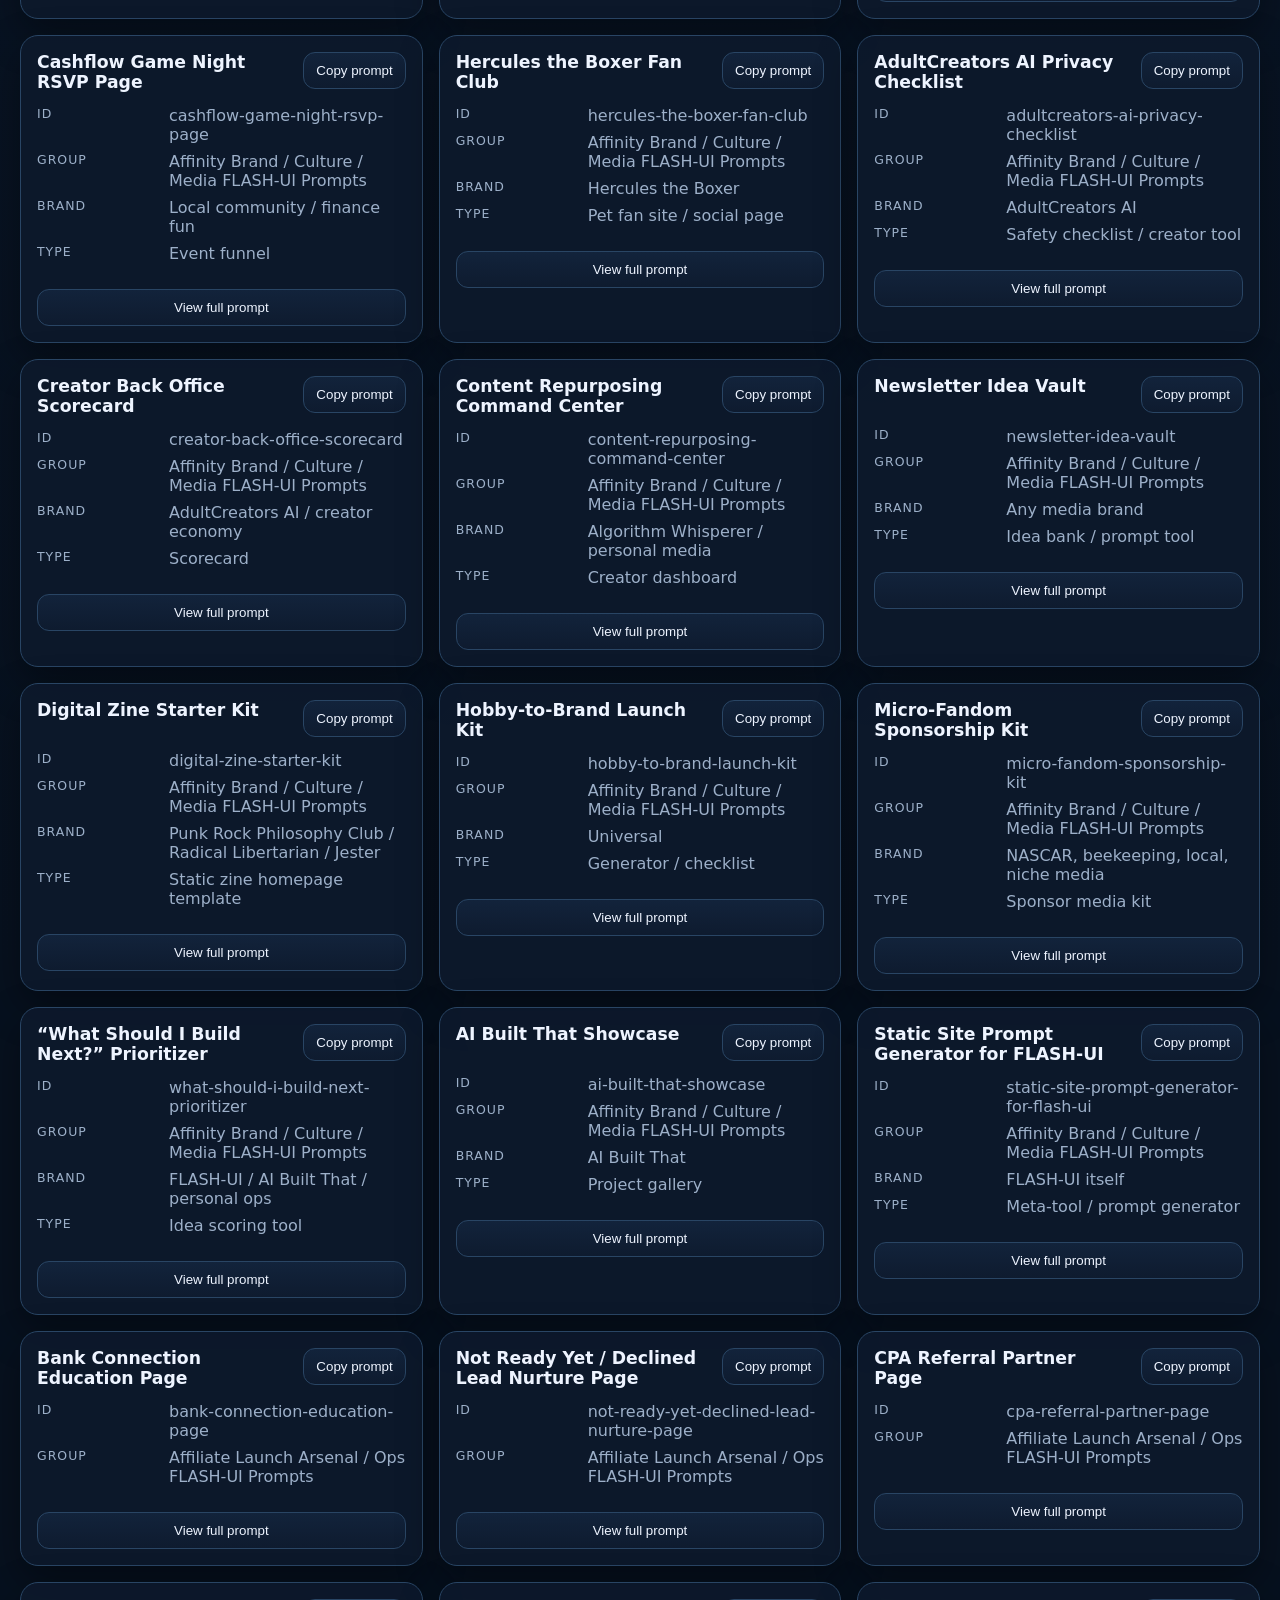
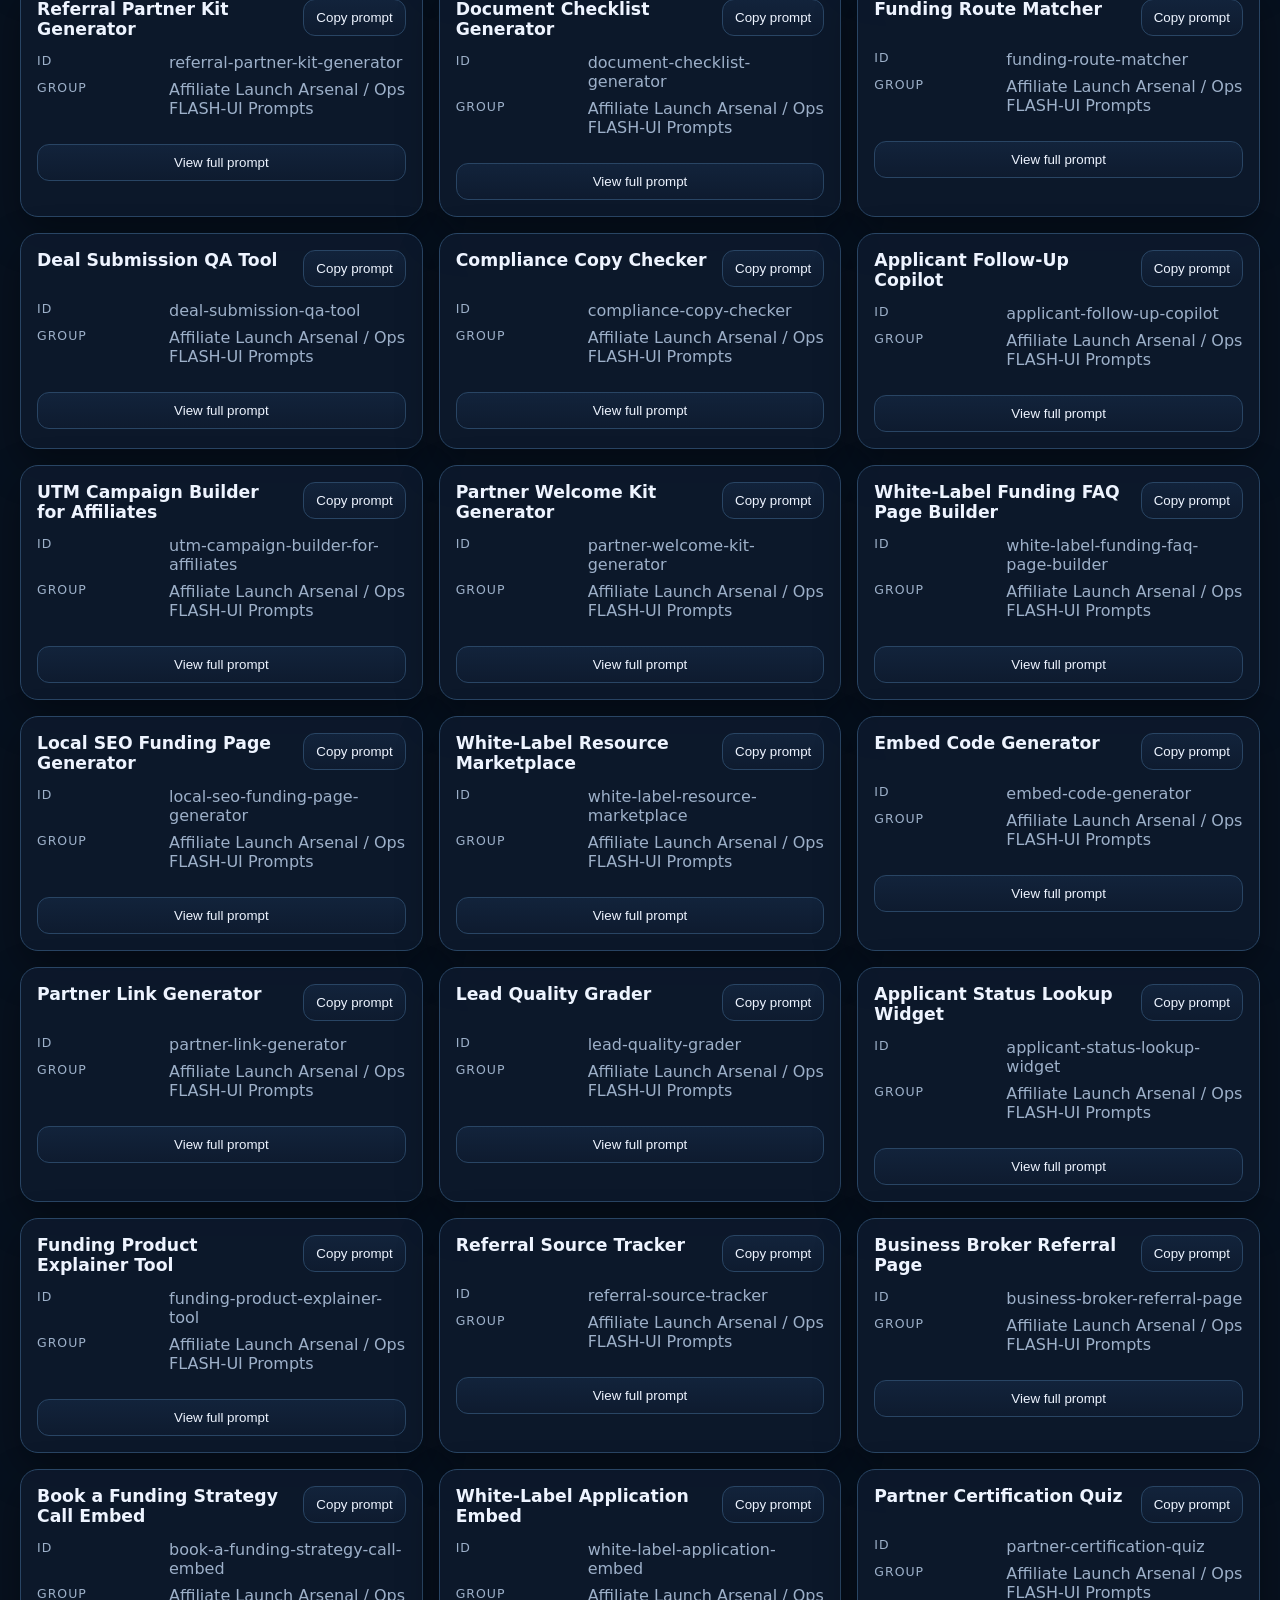
<file: site/flash-ui-prompts.html>
<!doctype html>
<html lang="en">
<head>
  <meta charset="utf-8" />
  <meta name="viewport" content="width=device-width, initial-scale=1" />
  <title>FLASH-UI Prompt Directory</title>
  <link rel="stylesheet" href="./flash-ui-prompts.css" />
</head>
<body>
  <main class="app">
    <header class="hero">
      <div>
        <p class="eyebrow">FLASH-UI Prompt Directory</p>
        <h1>Search the prompt library</h1>
        <p class="lede">A lightweight browser for the structured FLASH-UI prompt bank.</p>
      </div>
      <div class="hero-stats">
        <div><span id="totalCount">305</span><small>Prompts</small></div>
        <div><span id="groupCount">0</span><small>Groups</small></div>
      </div>
    </header>
    <section class="controls">
      <input id="search" type="search" placeholder="Search names, hooks, CTAs, prompts..." />
      <select id="groupFilter"><option value="">All groups</option></select>
      <select id="categoryFilter"><option value="">All categories</option></select>
      <select id="brandFilter"><option value="">All brands</option></select>
      <select id="styleFilter"><option value="">All visual styles</option></select>
    </section>
    <section id="resultsMeta" class="results-meta"></section>
    <section id="cards" class="cards"></section>
    <template id="cardTemplate">
      <article class="card">
        <div class="card-top">
          <h2></h2>
          <button class="copy-btn">Copy prompt</button>
        </div>
        <dl></dl>
        <button class="toggle-btn">View full prompt</button>
        <div class="prompt" hidden></div>
      </article>
    </template>
  </main>
  <script src="./flash-ui-prompts.js"></script>
</body>
</html>
</file>
<file: styles.css>
:root {
  --bg: #07111f;
  --panel: #0e1b2f;
  --panel2: #12233b;
  --line: #294564;
  --text: #eef4ff;
  --muted: #9db0c9;
  --accent: #7cf7b1;
  --accent2: #79b8ff;
  --danger: #ff7a90;
  --shadow: 0 16px 40px rgba(0, 0, 0, 0.35);
}

* {
  box-sizing: border-box;
}

body {
  margin: 0;
  font-family: Inter, system-ui, sans-serif;
  background: radial-gradient(circle at top, #152b4b 0, #07111f 46%);
  color: var(--text);
}

.app {
  max-width: 1280px;
  margin: 0 auto;
  padding: 28px 20px 60px;
}

.hero {
  display: flex;
  justify-content: space-between;
  gap: 20px;
  align-items: end;
  margin-bottom: 18px;
}

.eyebrow {
  text-transform: uppercase;
  letter-spacing: 0.2em;
  color: var(--accent2);
  font-size: 0.72rem;
}

.lede {
  color: var(--muted);
  max-width: 58ch;
}

.hero-stats {
  display: flex;
  gap: 12px;
}

.hero-stats div,
.controls,
.card {
  background: rgba(13, 25, 44, 0.9);
  border: 1px solid var(--line);
  box-shadow: var(--shadow);
  border-radius: 18px;
}

.hero-stats div {
  padding: 14px 18px;
  min-width: 108px;
  text-align: center;
}

.hero-stats span {
  display: block;
  font-size: 1.8rem;
  font-weight: 800;
}

.hero-stats small {
  color: var(--muted);
}

.controls {
  display: grid;
  grid-template-columns: 1.5fr repeat(4, 1fr);
  gap: 10px;
  padding: 12px;
  margin-bottom: 18px;
}

.controls input,
.controls select {
  background: #081224;
  color: var(--text);
  border: 1px solid var(--line);
  border-radius: 12px;
  padding: 12px 14px;
  min-width: 0;
}

.results-meta {
  color: var(--muted);
  margin: 14px 2px 18px;
}

.cards {
  display: grid;
  grid-template-columns: repeat(auto-fit, minmax(320px, 1fr));
  gap: 16px;
}

.card {
  padding: 16px;
}

.card-top {
  display: flex;
  justify-content: space-between;
  gap: 12px;
  align-items: start;
}

.card h2 {
  margin: 0;
  font-size: 1.08rem;
}

.copy-btn,
.toggle-btn {
  border: 1px solid var(--line);
  background: linear-gradient(180deg, var(--panel2), var(--panel));
  color: var(--text);
  border-radius: 12px;
  padding: 10px 12px;
  cursor: pointer;
}

.copy-btn {
  white-space: nowrap;
}

.card dl {
  display: grid;
  grid-template-columns: 120px 1fr;
  gap: 8px 12px;
  margin: 14px 0;
  color: var(--muted);
}

.card dt {
  font-size: 0.78rem;
  text-transform: uppercase;
  letter-spacing: 0.08em;
}

.card dd {
  margin: 0;
}

.prompt {
  margin-top: 14px;
  padding-top: 14px;
  border-top: 1px solid var(--line);
  white-space: pre-wrap;
  color: #e8eef8;
  line-height: 1.55;
}

.toggle-btn {
  width: 100%;
  margin-top: 12px;
}

@media (max-width: 900px) {
  .hero,
  .controls {
    display: grid;
    grid-template-columns: 1fr;
  }

  .hero {
    align-items: start;
  }

  .card dl {
    grid-template-columns: 1fr;
  }
}
</file>
<file: site/flash-ui-prompts.css>
:root{--bg:#07111f;--panel:#0e1b2f;--panel2:#12233b;--line:#294564;--text:#eef4ff;--muted:#9db0c9;--accent:#7cf7b1;--accent2:#79b8ff;--danger:#ff7a90;--shadow:0 16px 40px rgba(0,0,0,.35)}*{box-sizing:border-box}body{margin:0;font-family:Inter,system-ui,sans-serif;background:radial-gradient(circle at top,#152b4b 0,#07111f 46%);color:var(--text)}.app{max-width:1280px;margin:0 auto;padding:28px 20px 60px}.hero{display:flex;justify-content:space-between;gap:20px;align-items:end;margin-bottom:18px}.eyebrow{text-transform:uppercase;letter-spacing:.2em;color:var(--accent2);font-size:.72rem}.lede{color:var(--muted);max-width:58ch}.hero-stats{display:flex;gap:12px}.hero-stats div,.controls,.card{background:rgba(13,25,44,.9);border:1px solid var(--line);box-shadow:var(--shadow);border-radius:18px}.hero-stats div{padding:14px 18px;min-width:108px;text-align:center}.hero-stats span{display:block;font-size:1.8rem;font-weight:800}.hero-stats small{color:var(--muted)}.controls{display:grid;grid-template-columns:1.5fr repeat(4,1fr);gap:10px;padding:12px;margin-bottom:18px}.controls input,.controls select{background:#081224;color:var(--text);border:1px solid var(--line);border-radius:12px;padding:12px 14px;min-width:0}.results-meta{color:var(--muted);margin:14px 2px 18px}.cards{display:grid;grid-template-columns:repeat(auto-fit,minmax(320px,1fr));gap:16px}.card{padding:16px}.card-top{display:flex;justify-content:space-between;gap:12px;align-items:start}.card h2{margin:0;font-size:1.08rem}.copy-btn,.toggle-btn{border:1px solid var(--line);background:linear-gradient(180deg,var(--panel2),var(--panel));color:var(--text);border-radius:12px;padding:10px 12px;cursor:pointer}.copy-btn{white-space:nowrap}.card dl{display:grid;grid-template-columns:120px 1fr;gap:8px 12px;margin:14px 0;color:var(--muted)}.card dt{font-size:.78rem;text-transform:uppercase;letter-spacing:.08em}.card dd{margin:0}.prompt{margin-top:14px;padding-top:14px;border-top:1px solid var(--line);white-space:pre-wrap;color:#e8eef8;line-height:1.55}.toggle-btn{width:100%;margin-top:12px}@media (max-width:900px){.hero,.controls{grid-template-columns:1fr;display:grid}.hero{align-items:start}.card dl{grid-template-columns:1fr}.controls{grid-template-columns:1fr}}
</file>
